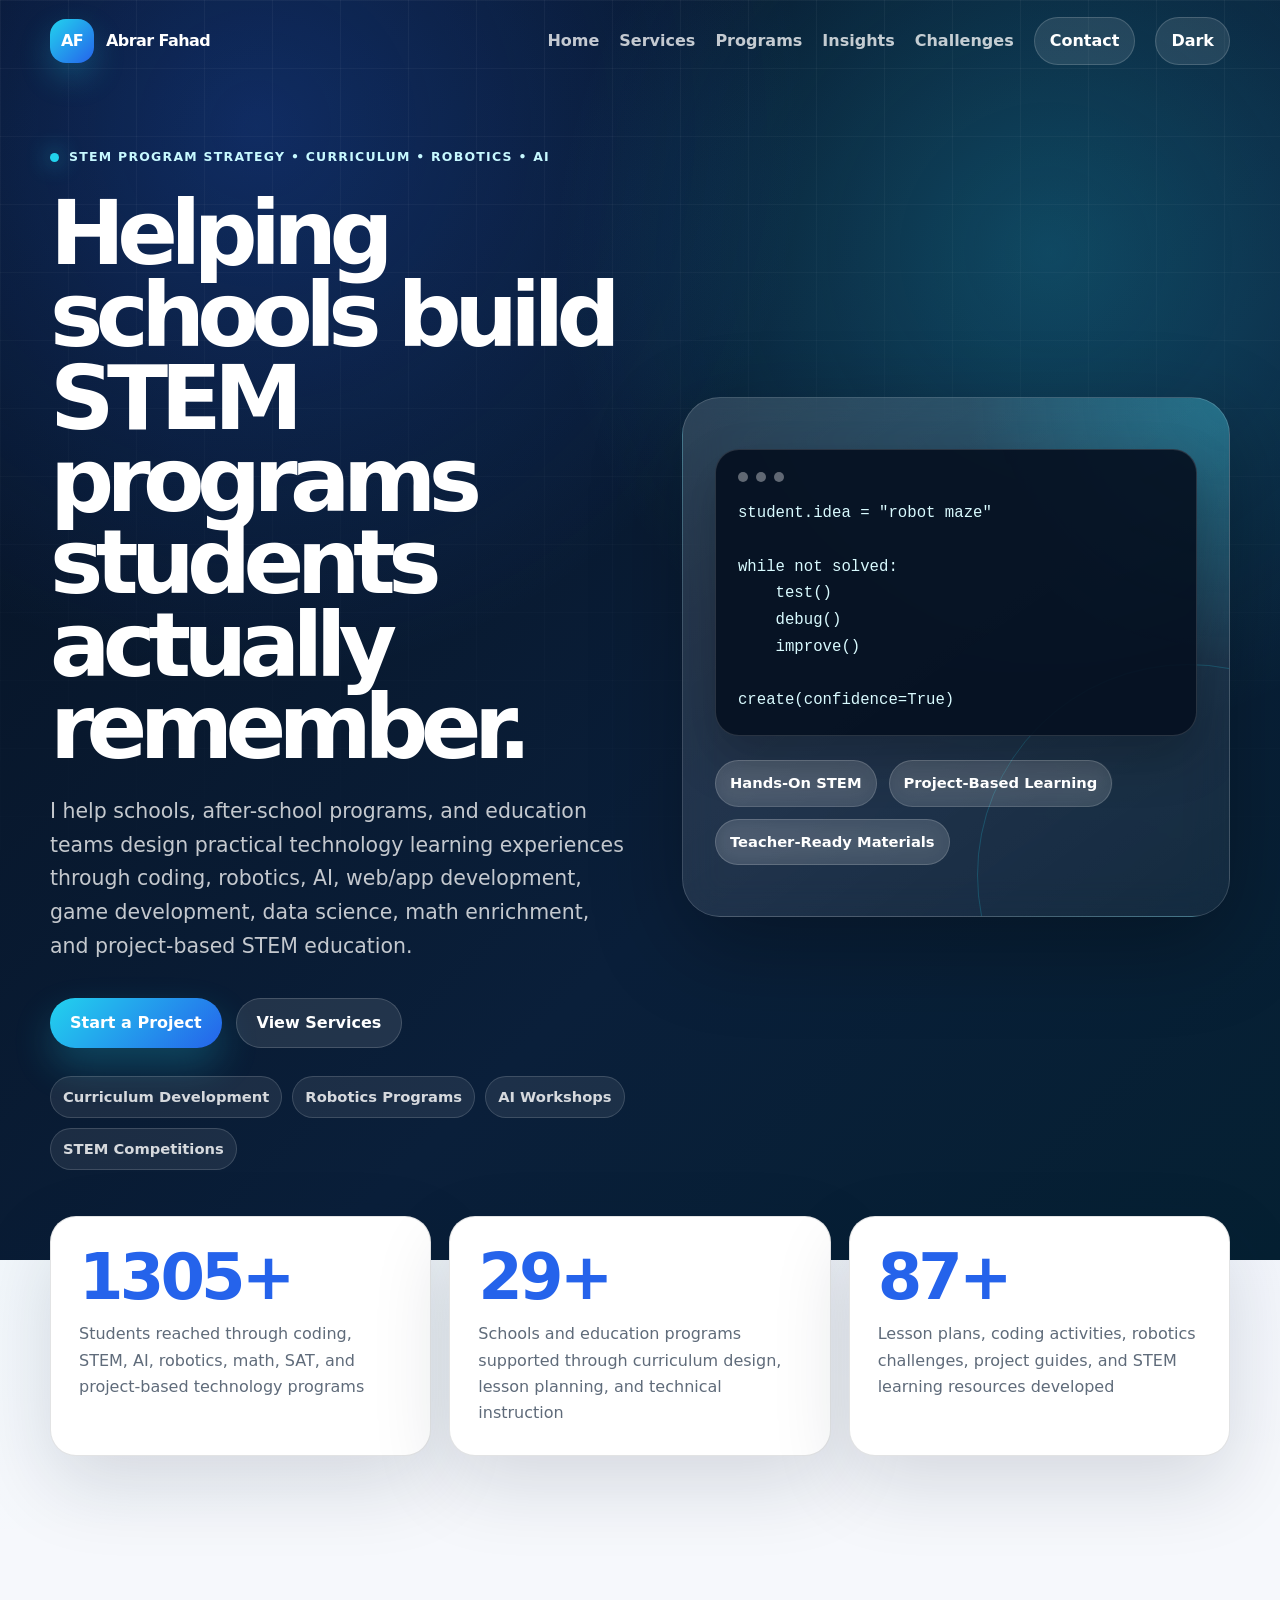
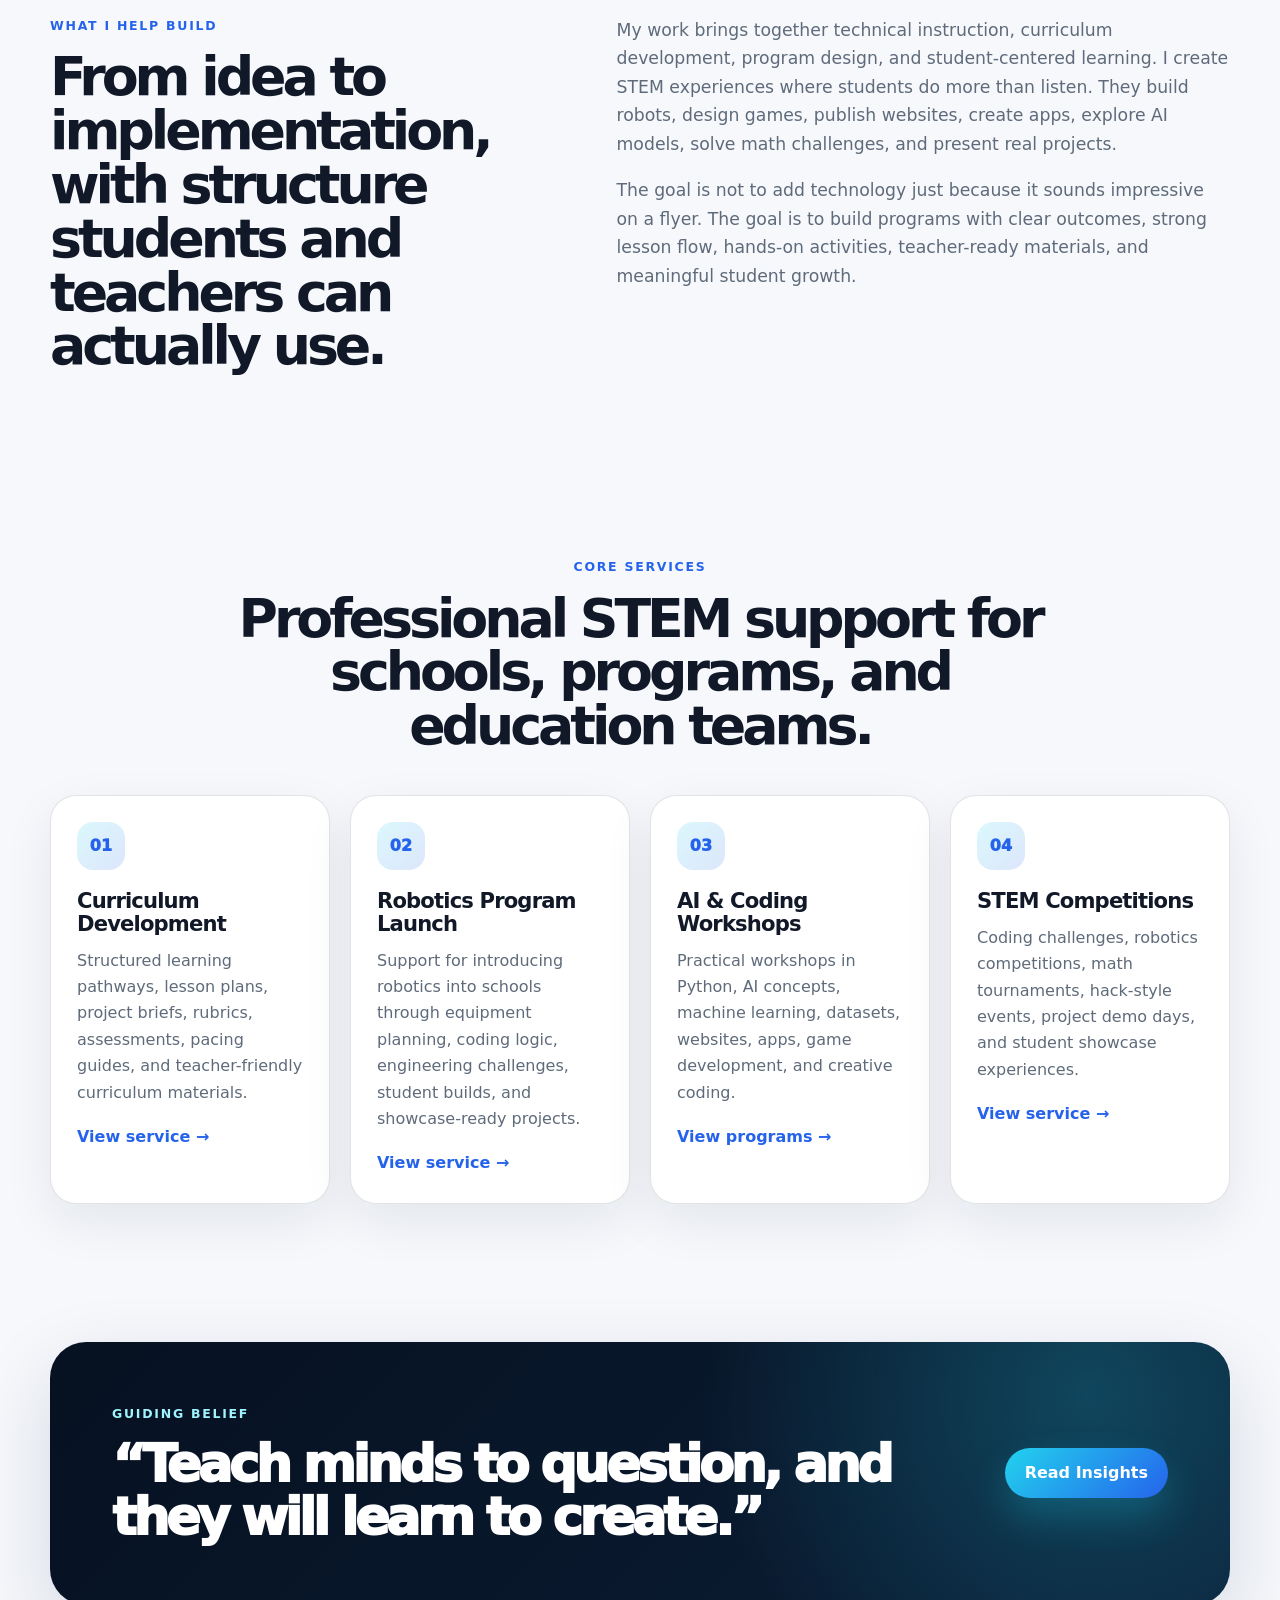
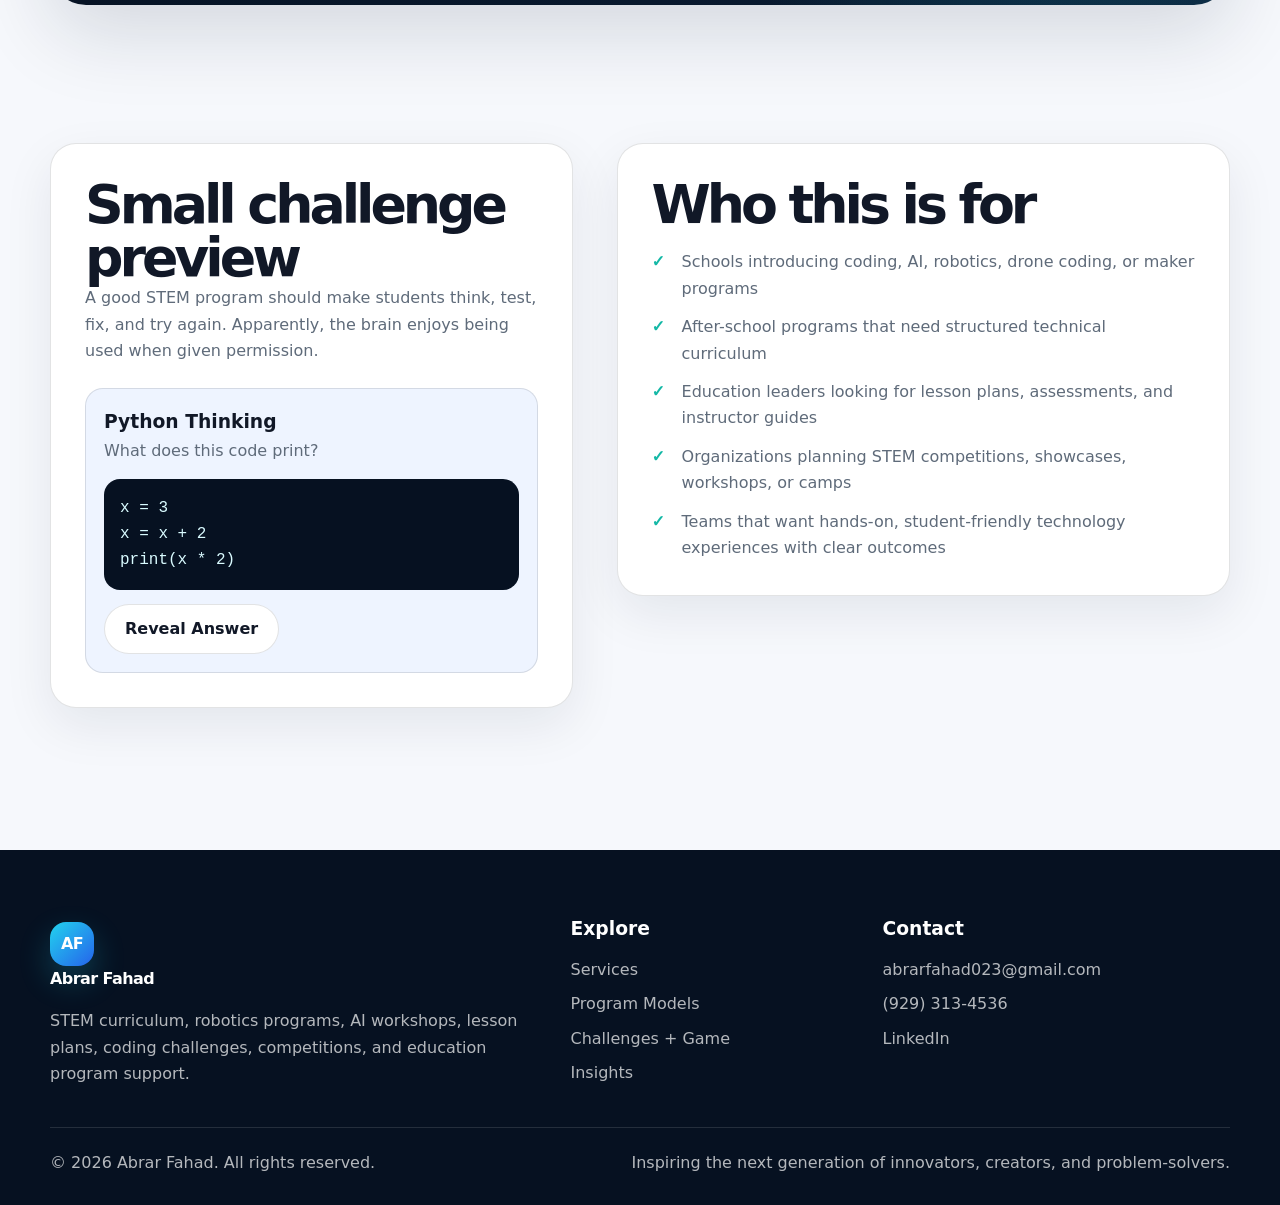
<file: index.html>
<!DOCTYPE html>
<html lang="en">
<head>
  <meta charset="UTF-8" />
  <meta name="viewport" content="width=device-width, initial-scale=1.0" />

  <meta
    name="description"
    content="Professional STEM, coding, AI, robotics, curriculum development, lesson planning, competition hosting, and education program services by Abrar Fahad."
  />

  <link rel="stylesheet" href="styles.css" />
  <script defer src="main.js"></script>

  <title>Abrar Fahad | STEM, AI, Robotics & Curriculum Development Services</title>
</head>

<body>
  <header class="hero-shell">
    <nav class="nav" aria-label="Main navigation">
      <a class="brand" href="index.html" aria-label="Abrar Fahad home">
        <span>AF</span>
        <strong>Abrar Fahad</strong>
      </a>

      <button class="menu" id="menuBtn" aria-label="Open menu" type="button">
        <i></i>
        <i></i>
        <i></i>
      </button>

      <div class="links" id="navLinks">
        <a href="index.html">Home</a>
        <a href="services.html">Services</a>
        <a href="programs.html">Programs</a>
        <a href="resources.html">Insights</a>
        <a href="challenges.html">Challenges</a>
        <a class="pill" href="contact.html">Contact</a>
        <button id="themeBtn" class="theme" type="button">Dark</button>
      </div>
    </nav>

    <section class="hero">
      <div class="hero-text reveal">
        <p class="eyebrow">STEM Program Strategy • Curriculum • Robotics • AI</p>

        <h1>Helping schools build STEM programs students actually remember.</h1>

        <p>
          I help schools, after-school programs, and education teams design practical technology learning experiences
          through coding, robotics, AI, web/app development, game development, data science, math enrichment, and
          project-based STEM education.
        </p>

        <div class="actions">
          <a class="btn primary" href="contact.html">Start a Project</a>
          <a class="btn secondary" href="services.html">View Services</a>
        </div>

        <div class="badges" aria-label="Core service areas">
          <span>Curriculum Development</span>
          <span>Robotics Programs</span>
          <span>AI Workshops</span>
          <span>STEM Competitions</span>
        </div>
      </div>

      <div class="hero-card reveal" aria-label="Coding education visual">
        <div class="code-window">
          <div class="dots" aria-hidden="true">
            <b></b>
            <b></b>
            <b></b>
          </div>

          <pre><code>student.idea = "robot maze"

while not solved:
    test()
    debug()
    improve()

create(confidence=True)</code></pre>
        </div>

        <div class="hero-tags">
          <span>Hands-On STEM</span>
          <span>Project-Based Learning</span>
          <span>Teacher-Ready Materials</span>
        </div>
      </div>
    </section>
  </header>

  <main>
    <section class="metrics" aria-label="Professional impact metrics">
      <div class="metric reveal">
        <strong data-count="2000">0</strong>
        <span>
          Students reached through coding, STEM, AI, robotics, math, SAT, and project-based technology programs
        </span>
      </div>

      <div class="metric reveal">
        <strong data-count="35">0</strong>
        <span>
          Schools and education programs supported through curriculum design, lesson planning, and technical instruction
        </span>
      </div>

      <div class="metric reveal">
        <strong data-count="100">0</strong>
        <span>
          Lesson plans, coding activities, robotics challenges, project guides, and STEM learning resources developed
        </span>
      </div>
    </section>

    <section class="section split">
      <div class="section-head reveal">
        <p class="label">What I help build</p>
        <h2>From idea to implementation, with structure students and teachers can actually use.</h2>
      </div>

      <div class="copy reveal">
        <p>
          My work brings together technical instruction, curriculum development, program design, and student-centered
          learning. I create STEM experiences where students do more than listen. They build robots, design games,
          publish websites, create apps, explore AI models, solve math challenges, and present real projects.
        </p>

        <p>
          The goal is not to add technology just because it sounds impressive on a flyer. The goal is to build programs
          with clear outcomes, strong lesson flow, hands-on activities, teacher-ready materials, and meaningful student growth.
        </p>
      </div>
    </section>

    <section class="section">
      <div class="section-head center reveal">
        <p class="label">Core services</p>
        <h2>Professional STEM support for schools, programs, and education teams.</h2>
      </div>

      <div class="card-grid four">
        <article class="card reveal">
          <span class="num">01</span>
          <h3>Curriculum Development</h3>
          <p>
            Structured learning pathways, lesson plans, project briefs, rubrics, assessments, pacing guides,
            and teacher-friendly curriculum materials.
          </p>
          <a href="services.html#curriculum">View service →</a>
        </article>

        <article class="card reveal">
          <span class="num">02</span>
          <h3>Robotics Program Launch</h3>
          <p>
            Support for introducing robotics into schools through equipment planning, coding logic, engineering challenges,
            student builds, and showcase-ready projects.
          </p>
          <a href="services.html#robotics">View service →</a>
        </article>

        <article class="card reveal">
          <span class="num">03</span>
          <h3>AI & Coding Workshops</h3>
          <p>
            Practical workshops in Python, AI concepts, machine learning, datasets, websites, apps,
            game development, and creative coding.
          </p>
          <a href="programs.html">View programs →</a>
        </article>

        <article class="card reveal">
          <span class="num">04</span>
          <h3>STEM Competitions</h3>
          <p>
            Coding challenges, robotics competitions, math tournaments, hack-style events, project demo days,
            and student showcase experiences.
          </p>
          <a href="services.html#competitions">View service →</a>
        </article>
      </div>
    </section>

    <section class="quote reveal">
      <div>
        <p class="label">Guiding belief</p>
        <blockquote>“Teach minds to question, and they will learn to create.”</blockquote>
      </div>

      <a class="btn primary" href="resources.html">Read Insights</a>
    </section>

    <section class="section split">
      <div class="panel reveal">
        <h2>Small challenge preview</h2>

        <p>
          A good STEM program should make students think, test, fix, and try again. Apparently, the brain enjoys
          being used when given permission.
        </p>

        <div class="mini-challenge">
          <h3>Python Thinking</h3>
          <p>What does this code print?</p>

          <pre><code>x = 3
x = x + 2
print(x * 2)</code></pre>

          <button class="btn secondary" id="previewAnswerBtn" type="button">Reveal Answer</button>

          <p id="previewAnswer" class="hidden-answer">
            It prints <strong>10</strong>.
          </p>
        </div>
      </div>

      <div class="panel reveal">
        <h2>Who this is for</h2>

        <ul class="check">
          <li>Schools introducing coding, AI, robotics, drone coding, or maker programs</li>
          <li>After-school programs that need structured technical curriculum</li>
          <li>Education leaders looking for lesson plans, assessments, and instructor guides</li>
          <li>Organizations planning STEM competitions, showcases, workshops, or camps</li>
          <li>Teams that want hands-on, student-friendly technology experiences with clear outcomes</li>
        </ul>
      </div>
    </section>
  </main>

  <footer class="footer">
    <div class="footer-grid">
      <div>
        <a class="footer-brand" href="index.html" aria-label="Abrar Fahad home">
          <span>AF</span>
          <strong>Abrar Fahad</strong>
        </a>

        <p>
          STEM curriculum, robotics programs, AI workshops, lesson plans, coding challenges,
          competitions, and education program support.
        </p>
      </div>

      <div>
        <h3>Explore</h3>
        <a href="services.html">Services</a>
        <a href="programs.html">Program Models</a>
        <a href="challenges.html">Challenges + Game</a>
        <a href="resources.html">Insights</a>
      </div>

      <div>
        <h3>Contact</h3>
        <a href="mailto:abrarfahad023@gmail.com">abrarfahad023@gmail.com</a>
        <a href="tel:+19293134536">(929) 313-4536</a>
        <a href="https://linkedin.com/in/abrar-fahad029/" target="_blank" rel="noreferrer">LinkedIn</a>
      </div>
    </div>

    <div class="footer-bottom">
      <p>© <span id="year"></span> Abrar Fahad. All rights reserved.</p>
      <p>Inspiring the next generation of innovators, creators, and problem-solvers.</p>
    </div>
  </footer>
</body>
</html>
</file>
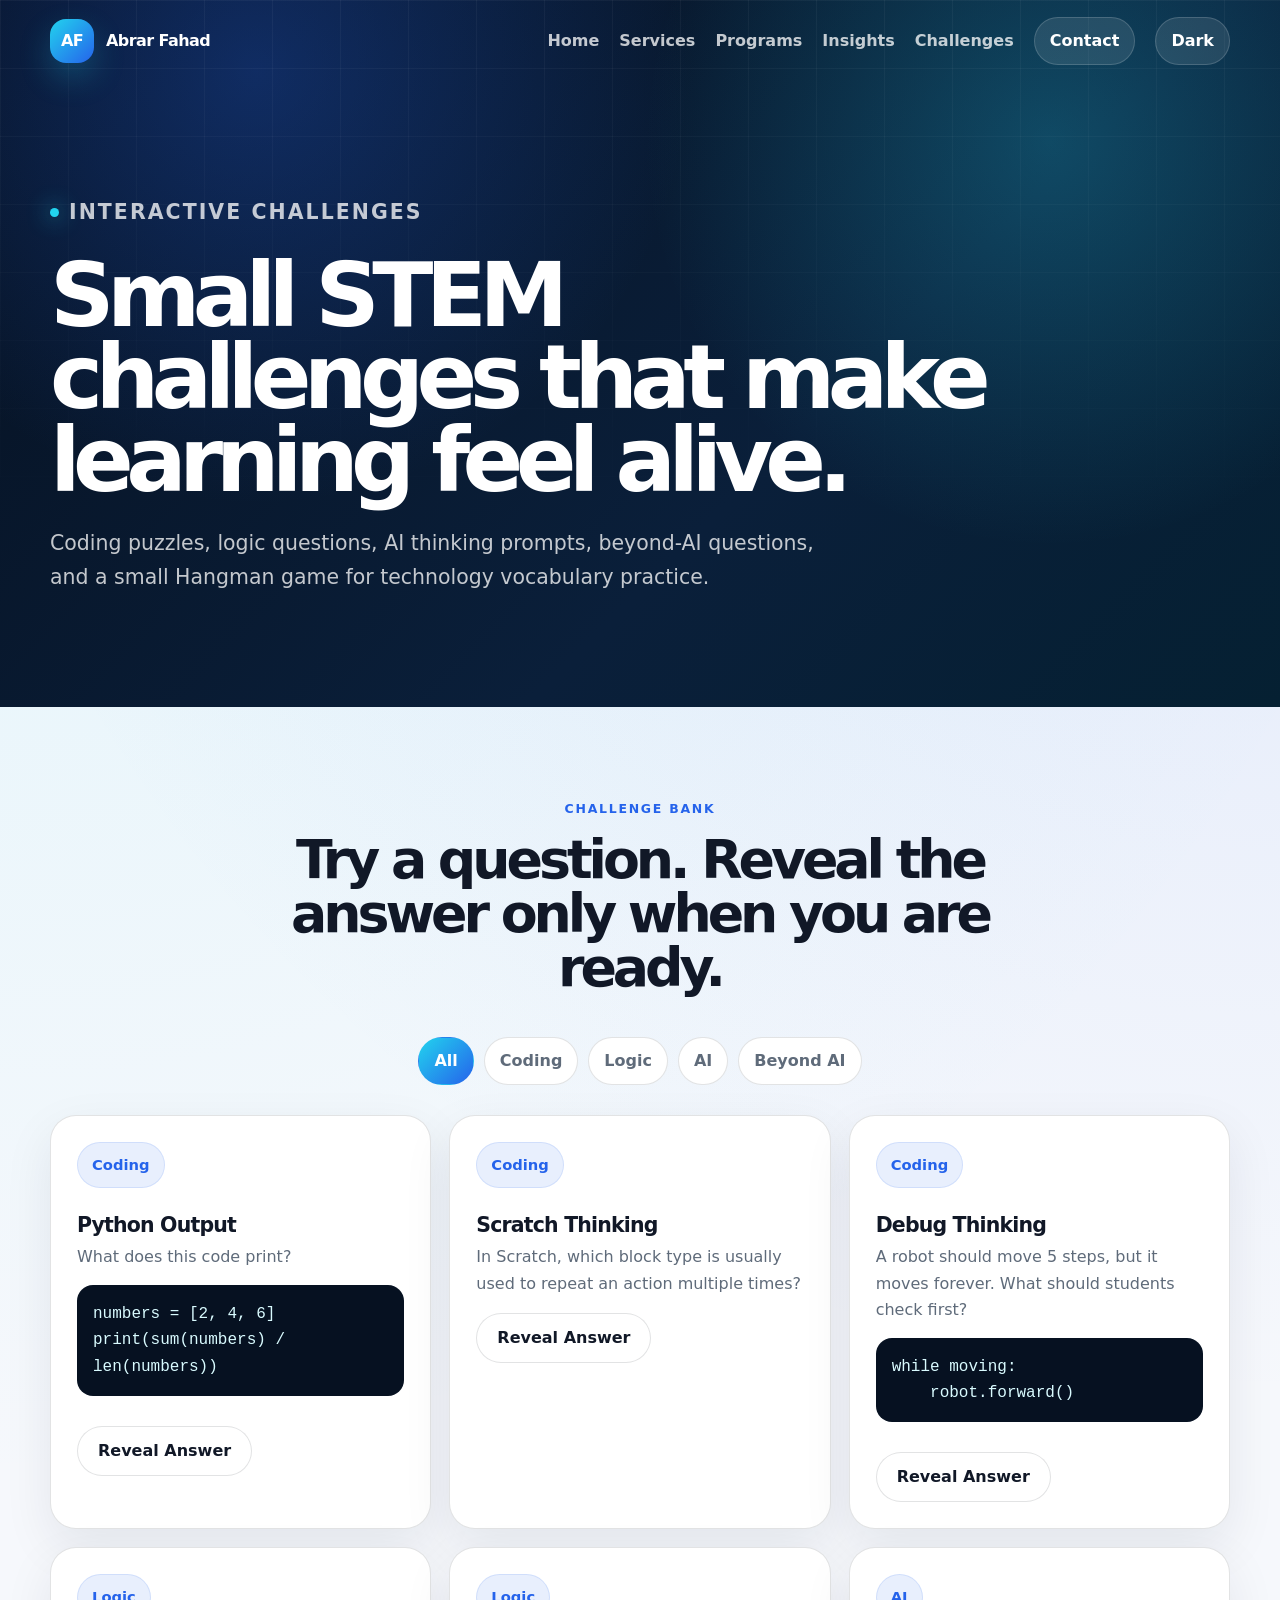
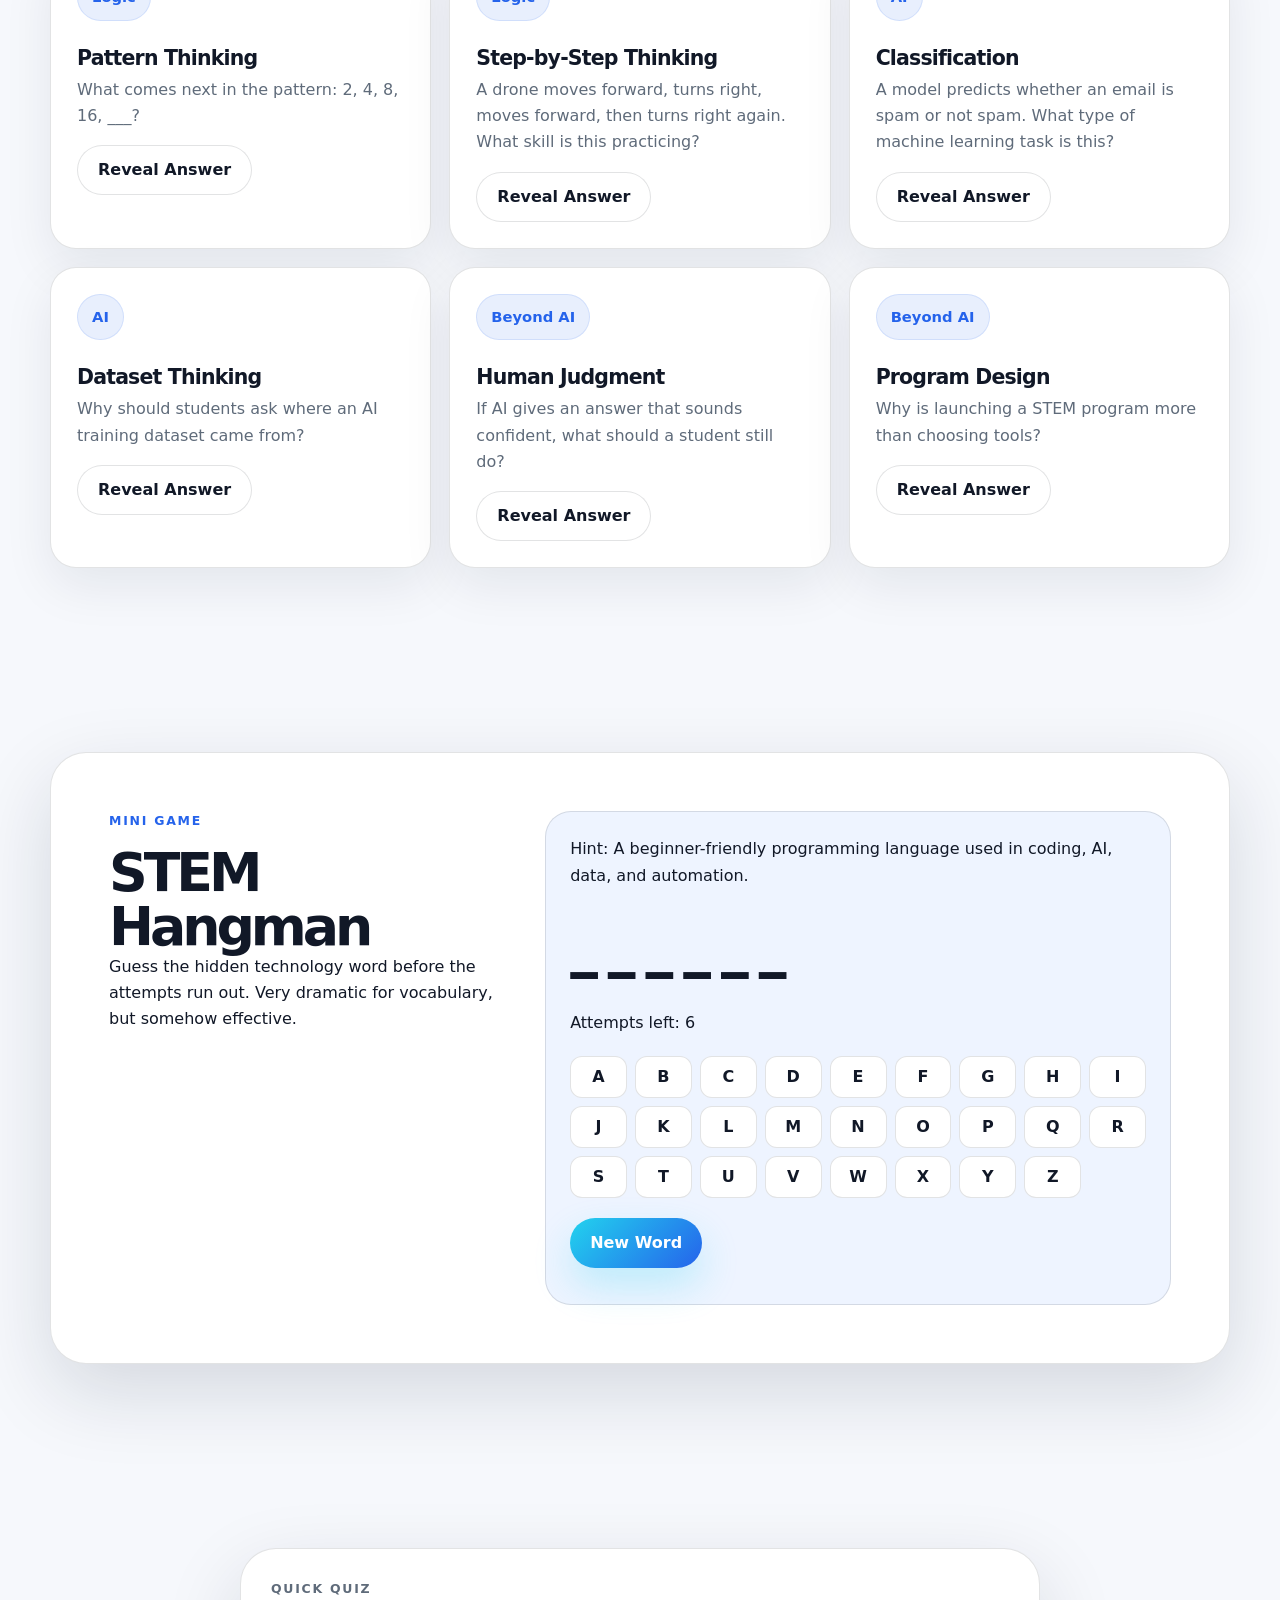
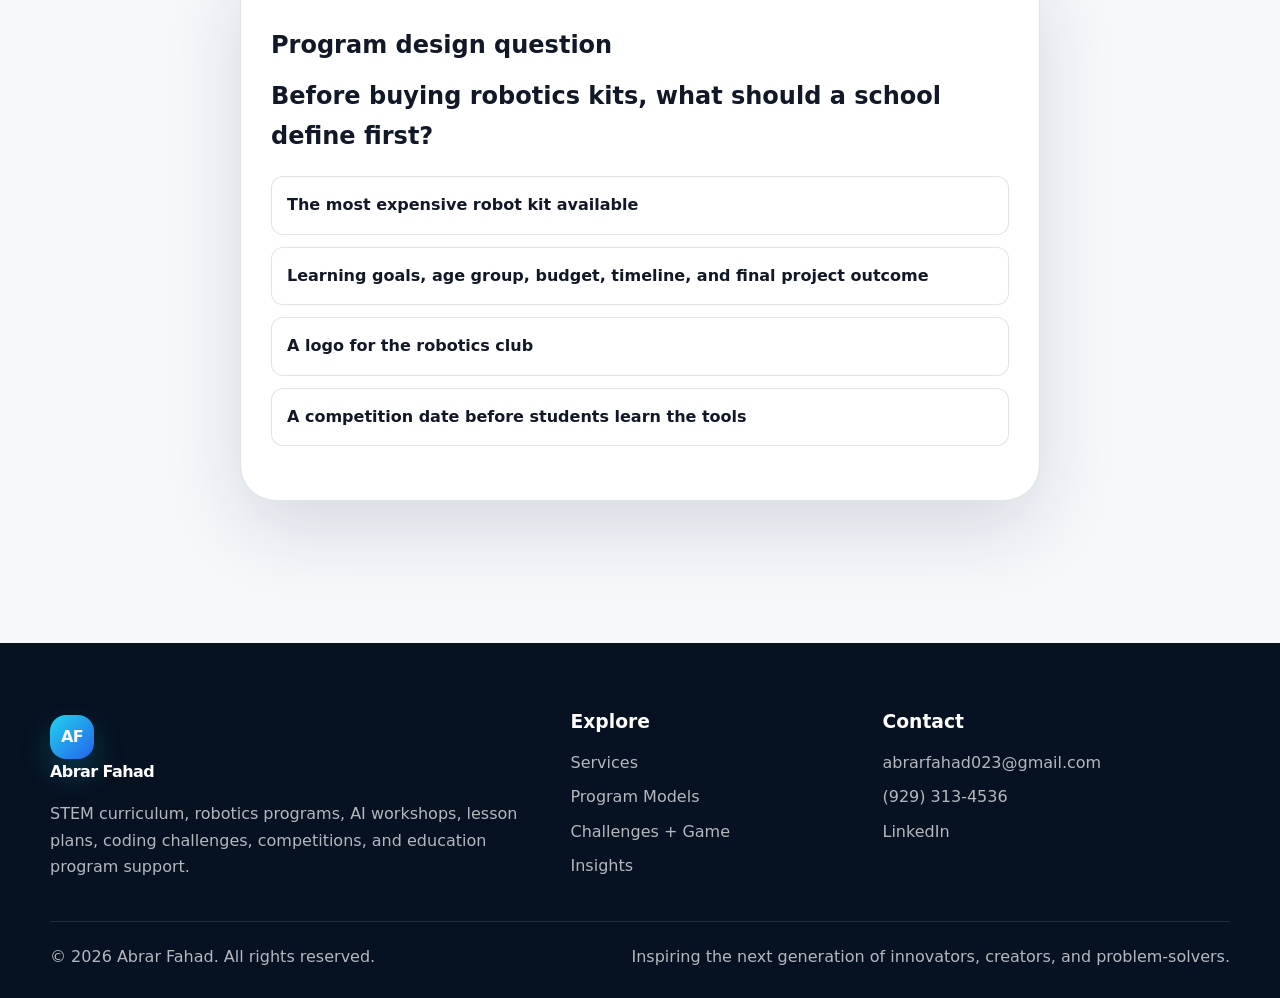
<file: challenges.html>
<!DOCTYPE html>
<html lang="en">
<head>
  <meta charset="UTF-8" />
  <meta name="viewport" content="width=device-width, initial-scale=1.0" />

  <meta
    name="description"
    content="Interactive coding, robotics, AI, STEM thinking challenges, and a Hangman mini game by Abrar Fahad."
  />

  <link rel="stylesheet" href="styles.css" />
  <script defer src="main.js"></script>
  <script defer src="challenges.js"></script>
  <script defer src="hangman.js"></script>

  <title>Challenges & Games | Abrar Fahad</title>
</head>

<body>
  <header class="inner">
    <nav class="nav" aria-label="Main navigation">
      <a class="brand" href="index.html" aria-label="Abrar Fahad home">
        <span>AF</span>
        <strong>Abrar Fahad</strong>
      </a>

      <button class="menu" id="menuBtn" aria-label="Open menu" type="button">
        <i></i>
        <i></i>
        <i></i>
      </button>

      <div class="links" id="navLinks">
        <a href="index.html">Home</a>
        <a href="services.html">Services</a>
        <a href="programs.html">Programs</a>
        <a href="resources.html">Insights</a>
        <a href="challenges.html">Challenges</a>
        <a class="pill" href="contact.html">Contact</a>
        <button id="themeBtn" class="theme" type="button">Dark</button>
      </div>
    </nav>

    <section class="page-title reveal">
      <p class="eyebrow">Interactive Challenges</p>
      <h1>Small STEM challenges that make learning feel alive.</h1>
      <p>
        Coding puzzles, logic questions, AI thinking prompts, beyond-AI questions,
        and a small Hangman game for technology vocabulary practice.
      </p>
    </section>
  </header>

  <main>
    <section class="section">
      <div class="section-head center reveal">
        <p class="label">Challenge Bank</p>
        <h2>Try a question. Reveal the answer only when you are ready.</h2>
      </div>

      <div class="filters reveal" aria-label="Challenge category filters">
        <button class="filter active" type="button" data-filter="all">All</button>
        <button class="filter" type="button" data-filter="coding">Coding</button>
        <button class="filter" type="button" data-filter="logic">Logic</button>
        <button class="filter" type="button" data-filter="ai">AI</button>
        <button class="filter" type="button" data-filter="beyond-ai">Beyond AI</button>
      </div>

      <div class="challenge-grid" id="challengeGrid" aria-live="polite"></div>
    </section>

    <section class="section">
      <div class="game reveal">
        <div>
          <p class="label">Mini Game</p>
          <h2>STEM Hangman</h2>
          <p>
            Guess the hidden technology word before the attempts run out.
            Very dramatic for vocabulary, but somehow effective.
          </p>
        </div>

        <div class="game-box">
          <p id="hint">Hint appears here</p>
          <div class="word" id="wordDisplay" aria-label="Hidden word"></div>
          <p id="attemptsText"></p>
          <div class="letters" id="letterGrid" aria-label="Letter choices"></div>
          <button class="btn primary" id="newWordBtn" type="button">New Word</button>
          <p id="gameMessage" class="game-message"></p>
        </div>
      </div>
    </section>

    <section class="section">
      <div class="quiz reveal" id="quiz">
        <p class="label">Quick Quiz</p>
        <h2>Program design question</h2>
        <h3>Before buying robotics kits, what should a school define first?</h3>

        <button type="button" data-correct="false">The most expensive robot kit available</button>
        <button type="button" data-correct="true">Learning goals, age group, budget, timeline, and final project outcome</button>
        <button type="button" data-correct="false">A logo for the robotics club</button>
        <button type="button" data-correct="false">A competition date before students learn the tools</button>

        <p id="quizResult" class="quiz-result" aria-live="polite"></p>
      </div>
    </section>
  </main>

  <footer class="footer">
    <div class="footer-grid">
      <div>
        <a class="footer-brand" href="index.html" aria-label="Abrar Fahad home">
          <span>AF</span>
          <strong>Abrar Fahad</strong>
        </a>

        <p>
          STEM curriculum, robotics programs, AI workshops, lesson plans,
          coding challenges, competitions, and education program support.
        </p>
      </div>

      <div>
        <h3>Explore</h3>
        <a href="services.html">Services</a>
        <a href="programs.html">Program Models</a>
        <a href="challenges.html">Challenges + Game</a>
        <a href="resources.html">Insights</a>
      </div>

      <div>
        <h3>Contact</h3>
        <a href="mailto:abrarfahad023@gmail.com">abrarfahad023@gmail.com</a>
        <a href="tel:+19293134536">(929) 313-4536</a>
        <a href="https://linkedin.com/in/abrar-fahad029/" target="_blank" rel="noreferrer">LinkedIn</a>
      </div>
    </div>

    <div class="footer-bottom">
      <p>© <span id="year"></span> Abrar Fahad. All rights reserved.</p>
      <p>Inspiring the next generation of innovators, creators, and problem-solvers.</p>
    </div>
  </footer>
</body>
</html>
</file>
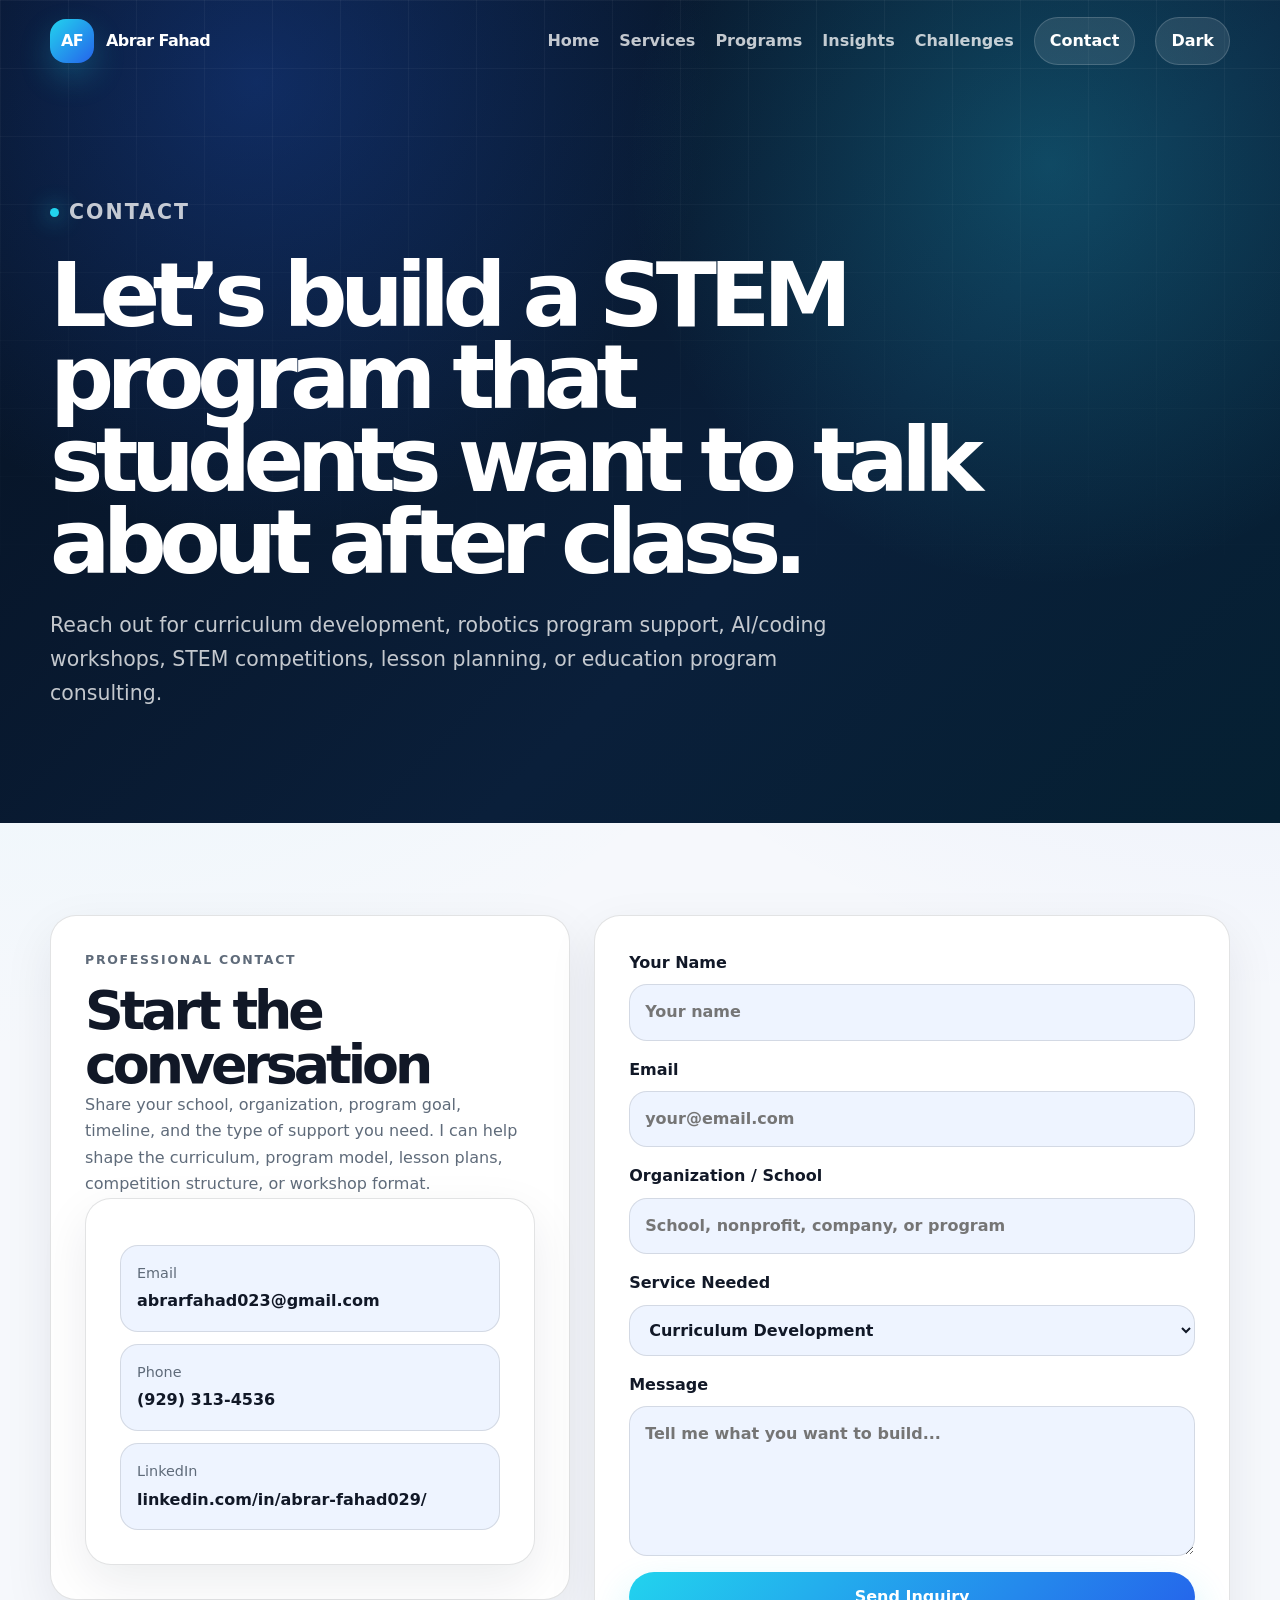
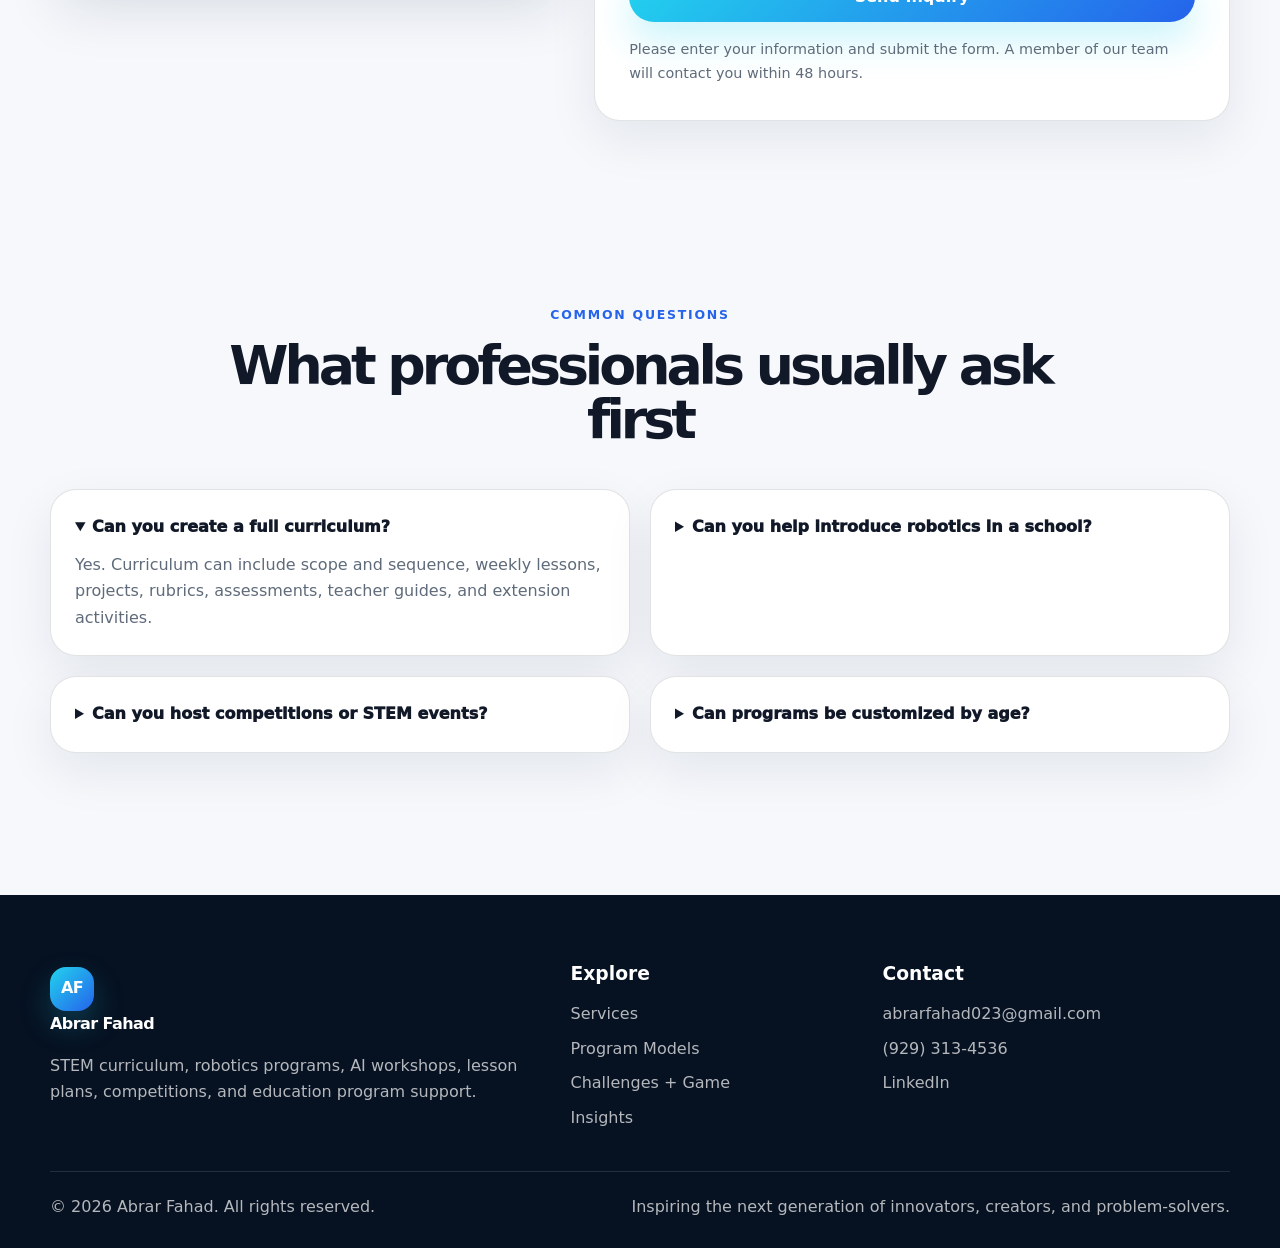
<file: contact.html>
<!DOCTYPE html>
<html lang="en">
<head>
  
<meta charset="UTF-8" />
<meta name="viewport" content="width=device-width, initial-scale=1.0" />
<meta name="description" content="Professional STEM, coding, AI, robotics, curriculum development, and education program services by Abrar Fahad." />
<link rel="stylesheet" href="styles.css" />
<script defer src="main.js"></script>

  
  <title>Contact | Abrar Fahad</title>
</head>
<body>

<header class="inner">
  
<nav class="nav">
  <a class="brand" href="index.html"><span>AF</span><strong>Abrar Fahad</strong></a>
  <button class="menu" id="menuBtn" aria-label="Open menu"><i></i><i></i><i></i></button>
  <div class="links" id="navLinks">
    <a href="index.html">Home</a>
    <a href="services.html">Services</a>
    <a href="programs.html">Programs</a>
    <a href="resources.html">Insights</a>
    <a href="challenges.html">Challenges</a>
    <a class="pill" href="contact.html">Contact</a>
    <button id="themeBtn" class="theme" type="button">Dark</button>
  </div>
</nav>

  <section class="page-title reveal">
    <p class="eyebrow">Contact</p>
    <h1>Let’s build a STEM program that students want to talk about after class.</h1>
    <p>Reach out for curriculum development, robotics program support, AI/coding workshops, STEM competitions, lesson planning, or education program consulting.</p>
  </section>
</header>

<main>
  <section class="section contact-grid">
    <div class="panel reveal">
      <p class="label">Professional contact</p>
      <h2>Start the conversation</h2>
      <p>Share your school, organization, program goal, timeline, and the type of support you need. I can help shape the curriculum, program model, lesson plans, competition structure, or workshop format.</p>
      <div class="contact-links">
        <a href="mailto:abrarfahad023@gmail.com"><span>Email</span><strong>abrarfahad023@gmail.com</strong></a>
        <a href="tel:+19293134536"><span>Phone</span><strong>(929) 313-4536</strong></a>
        <a href="https://linkedin.com/in/abrar-fahad029/" target="_blank" rel="noreferrer"><span>LinkedIn</span><strong>linkedin.com/in/abrar-fahad029/</strong></a>
      </div>
    </div>

    <form class="contact-form reveal" action="mailto:abrarfahad023@gmail.com" method="post" enctype="text/plain">
      <label>Your Name<input type="text" name="name" placeholder="Your name" required></label>
      <label>Email<input type="email" name="email" placeholder="your@email.com" required></label>
      <label>Organization / School<input type="text" name="organization" placeholder="School, nonprofit, company, or program"></label>
      <label>Service Needed
        <select name="service">
          <option>Curriculum Development</option>
          <option>Robotics Program Introduction</option>
          <option>AI / Coding Workshop</option>
          <option>STEM Competition or Showcase</option>
          <option>Lesson Plans and Instructor Guides</option>
          <option>Program Consulting</option>
        </select>
      </label>
      <label>Message<textarea name="message" placeholder="Tell me what you want to build..." required></textarea></label>
      <button class="btn primary" type="submit">Send Inquiry</button>
      <p class="small">Please enter your information and submit the form. A member of our team will contact you within 48 hours.</p>
    </form>
  </section>

  <section class="section">
    <div class="section-head center reveal"><p class="label">Common questions</p><h2>What professionals usually ask first</h2></div>
    <div class="faq-grid">
      <details open class="reveal"><summary>Can you create a full curriculum?</summary><p>Yes. Curriculum can include scope and sequence, weekly lessons, projects, rubrics, assessments, teacher guides, and extension activities.</p></details>
      <details class="reveal"><summary>Can you help introduce robotics in a school?</summary><p>Yes. Support can include kit planning, lesson design, activities, competition formats, student group structure, and instructor guidance.</p></details>
      <details class="reveal"><summary>Can you host competitions or STEM events?</summary><p>Yes. Events can include robotics challenges, coding competitions, hack-style project events, AI idea pitches, and student showcases.</p></details>
      <details class="reveal"><summary>Can programs be customized by age?</summary><p>Yes. Lessons can be adjusted for elementary, middle school, high school, beginner, intermediate, and advanced learners.</p></details>
    </div>
  </section>
</main>

<footer class="footer">
  <div class="footer-grid">
    <div>
      <a class="footer-brand" href="index.html"><span>AF</span><strong>Abrar Fahad</strong></a>
      <p>STEM curriculum, robotics programs, AI workshops, lesson plans, competitions, and education program support.</p>
    </div>
    <div>
      <h3>Explore</h3>
      <a href="services.html">Services</a>
      <a href="programs.html">Program Models</a>
      <a href="challenges.html">Challenges + Game</a>
      <a href="resources.html">Insights</a>
    </div>
    <div>
      <h3>Contact</h3>
      <a href="mailto:abrarfahad023@gmail.com">abrarfahad023@gmail.com</a>
      <a href="tel:+19293134536">(929) 313-4536</a>
      <a href="https://linkedin.com/in/abrar-fahad029/" target="_blank" rel="noreferrer">LinkedIn</a>
    </div>
  </div>
  <div class="footer-bottom">
    <p>© <span id="year"></span> Abrar Fahad. All rights reserved.</p>
    <p>Inspiring the next generation of innovators, creators, and problem-solvers.</p>
  </div>
</footer>


</body>
</html>
</file>
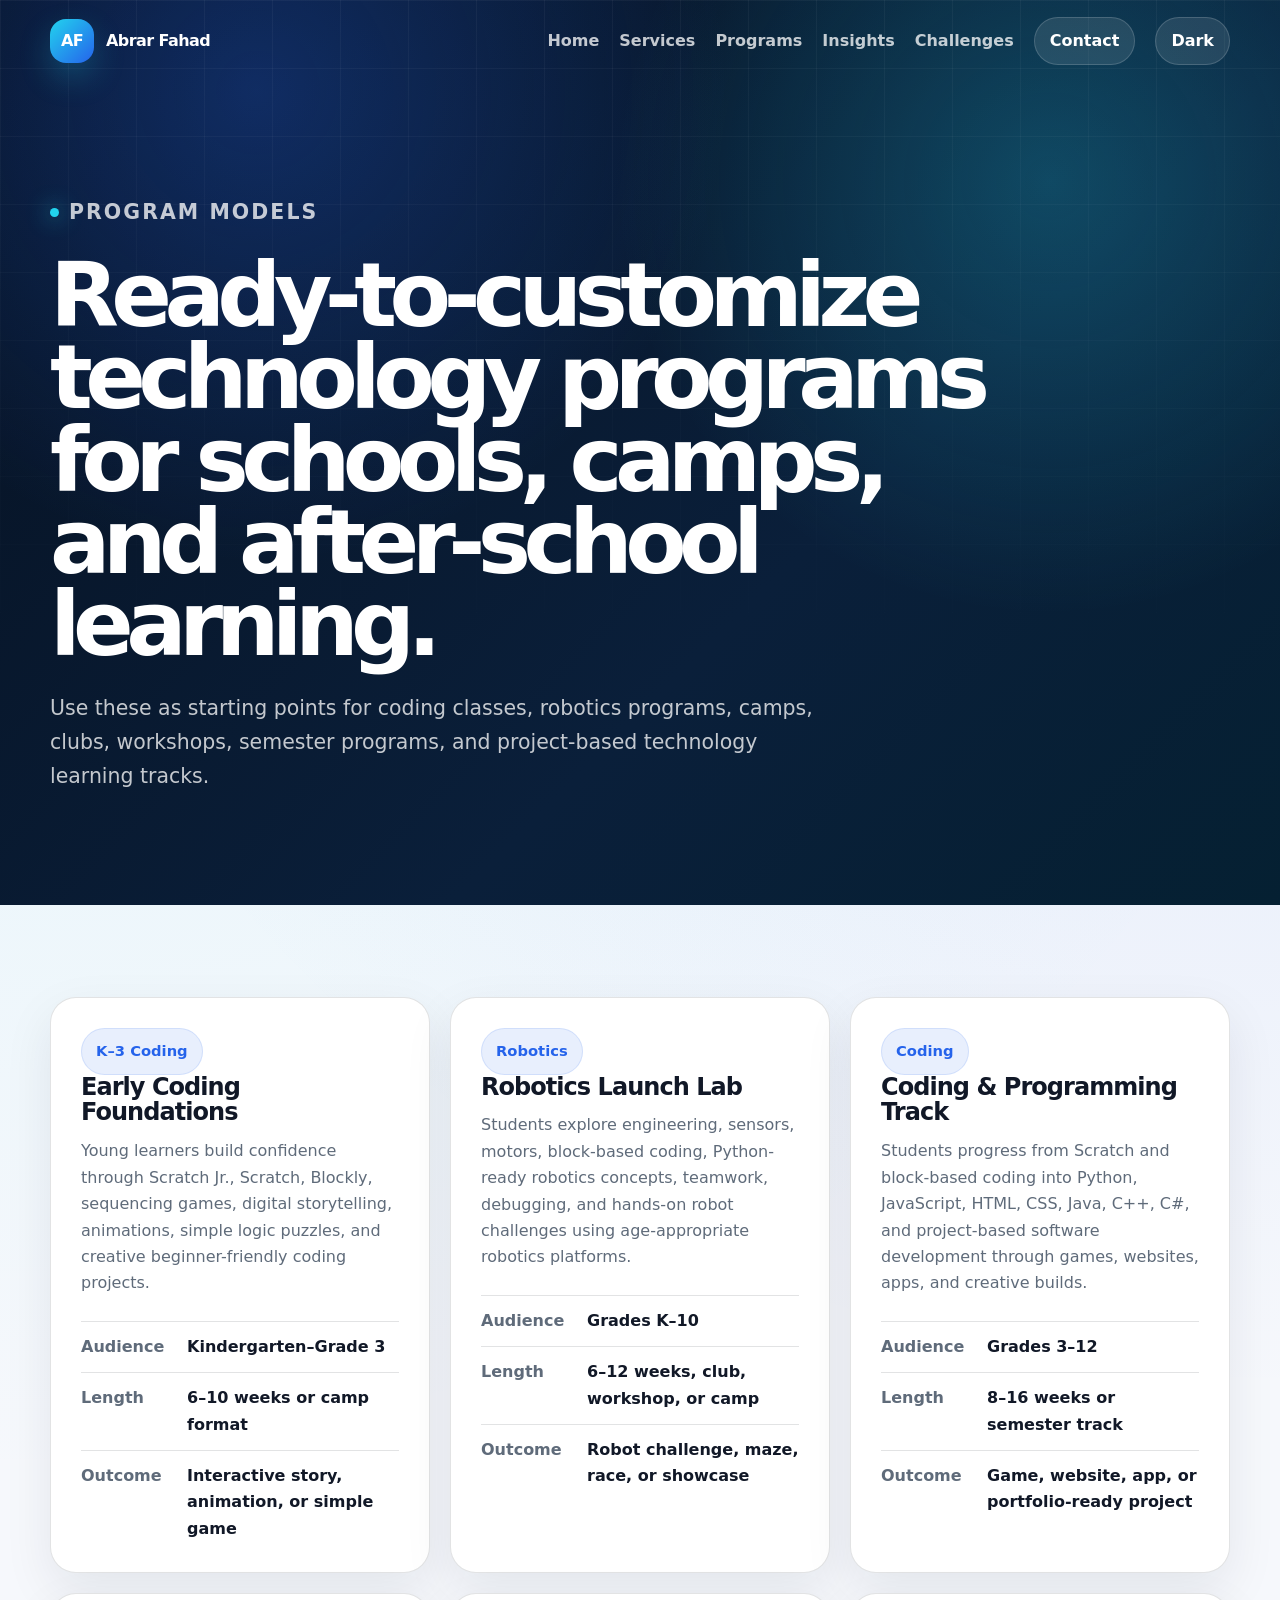
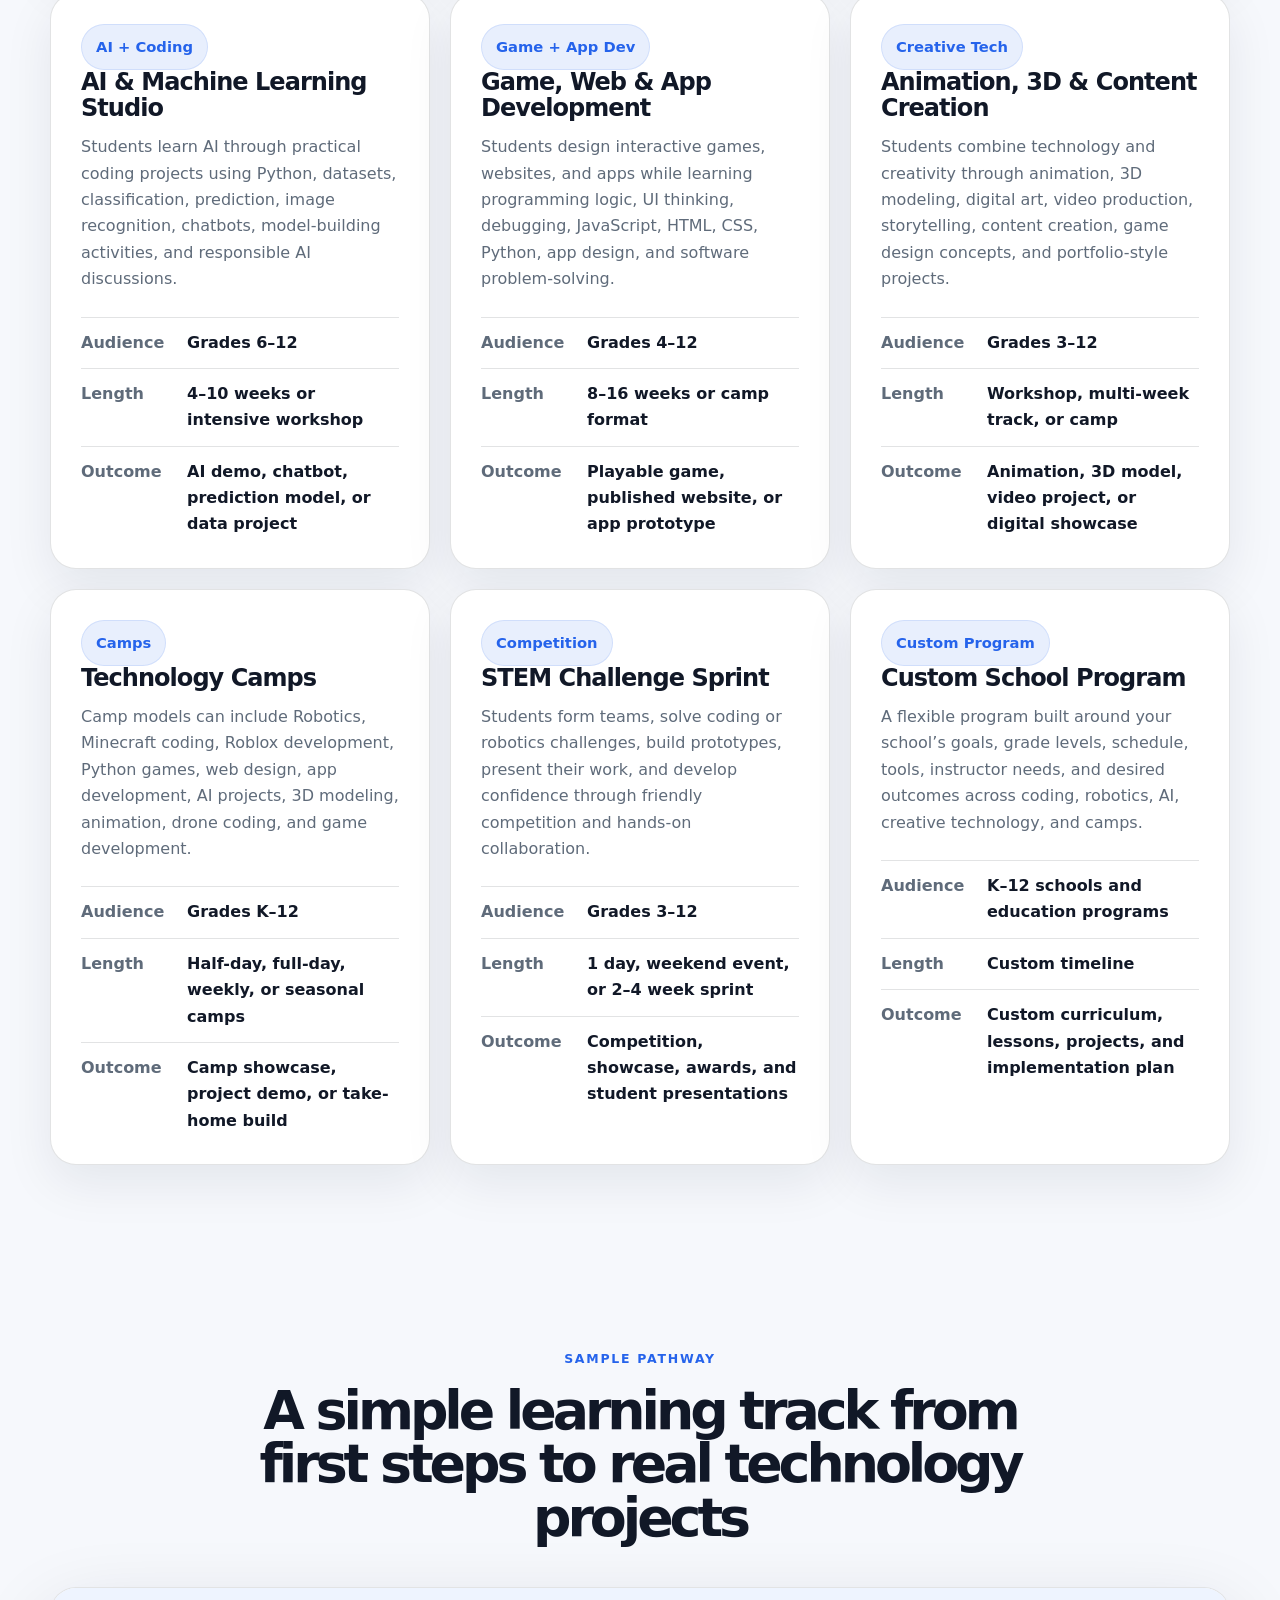
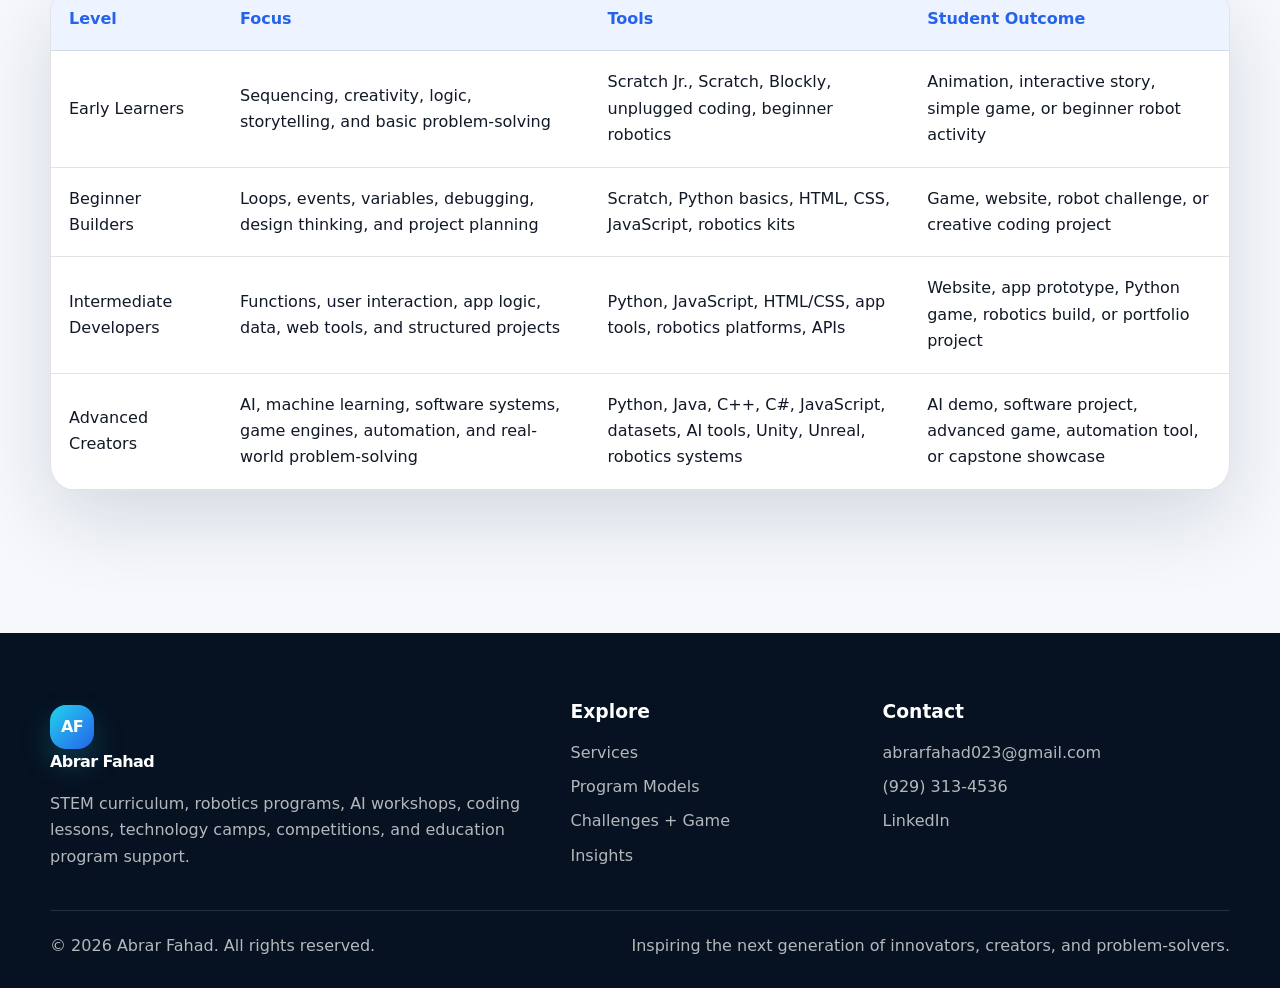
<file: programs.html>
<!DOCTYPE html>
<html lang="en">
<head>
  <meta charset="UTF-8" />
  <meta name="viewport" content="width=device-width, initial-scale=1.0" />
  <meta name="description" content="Professional STEM, coding, AI, robotics, curriculum development, and education program services by Abrar Fahad." />
  <link rel="stylesheet" href="styles.css" />
  <script defer src="main.js"></script>

  <title>Programs | Abrar Fahad</title>
</head>

<body>
<header class="inner">
  <nav class="nav">
    <a class="brand" href="index.html"><span>AF</span><strong>Abrar Fahad</strong></a>

    <button class="menu" id="menuBtn" aria-label="Open menu" type="button">
      <i></i>
      <i></i>
      <i></i>
    </button>

    <div class="links" id="navLinks">
      <a href="index.html">Home</a>
      <a href="services.html">Services</a>
      <a href="programs.html">Programs</a>
      <a href="resources.html">Insights</a>
      <a href="challenges.html">Challenges</a>
      <a class="pill" href="contact.html">Contact</a>
      <button id="themeBtn" class="theme" type="button">Dark</button>
    </div>
  </nav>

  <section class="page-title reveal">
    <p class="eyebrow">Program Models</p>
    <h1>Ready-to-customize technology programs for schools, camps, and after-school learning.</h1>
    <p>
      Use these as starting points for coding classes, robotics programs, camps, clubs, workshops,
      semester programs, and project-based technology learning tracks.
    </p>
  </section>
</header>

<main>
  <section class="section card-grid three">
    <article class="program reveal">
      <span class="tag">K–3 Coding</span>
      <h2>Early Coding Foundations</h2>
      <p>
        Young learners build confidence through Scratch Jr., Scratch, Blockly, sequencing games,
        digital storytelling, animations, simple logic puzzles, and creative beginner-friendly coding projects.
      </p>

      <dl>
        <div><dt>Audience</dt><dd>Kindergarten–Grade 3</dd></div>
        <div><dt>Length</dt><dd>6–10 weeks or camp format</dd></div>
        <div><dt>Outcome</dt><dd>Interactive story, animation, or simple game</dd></div>
      </dl>
    </article>

    <article class="program reveal">
      <span class="tag">Robotics</span>
      <h2>Robotics Launch Lab</h2>
      <p>
        Students explore engineering, sensors, motors, block-based coding, Python-ready robotics concepts,
        teamwork, debugging, and hands-on robot challenges using age-appropriate robotics platforms.
      </p>

      <dl>
        <div><dt>Audience</dt><dd>Grades K–10</dd></div>
        <div><dt>Length</dt><dd>6–12 weeks, club, workshop, or camp</dd></div>
        <div><dt>Outcome</dt><dd>Robot challenge, maze, race, or showcase</dd></div>
      </dl>
    </article>

    <article class="program reveal">
      <span class="tag">Coding</span>
      <h2>Coding & Programming Track</h2>
      <p>
        Students progress from Scratch and block-based coding into Python, JavaScript, HTML, CSS,
        Java, C++, C#, and project-based software development through games, websites, apps, and creative builds.
      </p>

      <dl>
        <div><dt>Audience</dt><dd>Grades 3–12</dd></div>
        <div><dt>Length</dt><dd>8–16 weeks or semester track</dd></div>
        <div><dt>Outcome</dt><dd>Game, website, app, or portfolio-ready project</dd></div>
      </dl>
    </article>

    <article class="program reveal">
      <span class="tag">AI + Coding</span>
      <h2>AI & Machine Learning Studio</h2>
      <p>
        Students learn AI through practical coding projects using Python, datasets, classification,
        prediction, image recognition, chatbots, model-building activities, and responsible AI discussions.
      </p>

      <dl>
        <div><dt>Audience</dt><dd>Grades 6–12</dd></div>
        <div><dt>Length</dt><dd>4–10 weeks or intensive workshop</dd></div>
        <div><dt>Outcome</dt><dd>AI demo, chatbot, prediction model, or data project</dd></div>
      </dl>
    </article>

    <article class="program reveal">
      <span class="tag">Game + App Dev</span>
      <h2>Game, Web & App Development</h2>
      <p>
        Students design interactive games, websites, and apps while learning programming logic,
        UI thinking, debugging, JavaScript, HTML, CSS, Python, app design, and software problem-solving.
      </p>

      <dl>
        <div><dt>Audience</dt><dd>Grades 4–12</dd></div>
        <div><dt>Length</dt><dd>8–16 weeks or camp format</dd></div>
        <div><dt>Outcome</dt><dd>Playable game, published website, or app prototype</dd></div>
      </dl>
    </article>

    <article class="program reveal">
      <span class="tag">Creative Tech</span>
      <h2>Animation, 3D & Content Creation</h2>
      <p>
        Students combine technology and creativity through animation, 3D modeling, digital art,
        video production, storytelling, content creation, game design concepts, and portfolio-style projects.
      </p>

      <dl>
        <div><dt>Audience</dt><dd>Grades 3–12</dd></div>
        <div><dt>Length</dt><dd>Workshop, multi-week track, or camp</dd></div>
        <div><dt>Outcome</dt><dd>Animation, 3D model, video project, or digital showcase</dd></div>
      </dl>
    </article>

    <article class="program reveal">
      <span class="tag">Camps</span>
      <h2>Technology Camps</h2>
      <p>
        Camp models can include Robotics, Minecraft coding, Roblox development, Python games,
        web design, app development, AI projects, 3D modeling, animation, drone coding, and game development.
      </p>

      <dl>
        <div><dt>Audience</dt><dd>Grades K–12</dd></div>
        <div><dt>Length</dt><dd>Half-day, full-day, weekly, or seasonal camps</dd></div>
        <div><dt>Outcome</dt><dd>Camp showcase, project demo, or take-home build</dd></div>
      </dl>
    </article>

    <article class="program reveal">
      <span class="tag">Competition</span>
      <h2>STEM Challenge Sprint</h2>
      <p>
        Students form teams, solve coding or robotics challenges, build prototypes, present their work,
        and develop confidence through friendly competition and hands-on collaboration.
      </p>

      <dl>
        <div><dt>Audience</dt><dd>Grades 3–12</dd></div>
        <div><dt>Length</dt><dd>1 day, weekend event, or 2–4 week sprint</dd></div>
        <div><dt>Outcome</dt><dd>Competition, showcase, awards, and student presentations</dd></div>
      </dl>
    </article>

    <article class="program reveal">
      <span class="tag">Custom Program</span>
      <h2>Custom School Program</h2>
      <p>
        A flexible program built around your school’s goals, grade levels, schedule, tools,
        instructor needs, and desired outcomes across coding, robotics, AI, creative technology, and camps.
      </p>

      <dl>
        <div><dt>Audience</dt><dd>K–12 schools and education programs</dd></div>
        <div><dt>Length</dt><dd>Custom timeline</dd></div>
        <div><dt>Outcome</dt><dd>Custom curriculum, lessons, projects, and implementation plan</dd></div>
      </dl>
    </article>
  </section>

  <section class="section">
    <div class="section-head center reveal">
      <p class="label">Sample pathway</p>
      <h2>A simple learning track from first steps to real technology projects</h2>
    </div>

    <div class="table-wrap reveal">
      <table>
        <thead>
          <tr>
            <th>Level</th>
            <th>Focus</th>
            <th>Tools</th>
            <th>Student Outcome</th>
          </tr>
        </thead>

        <tbody>
          <tr>
            <td>Early Learners</td>
            <td>Sequencing, creativity, logic, storytelling, and basic problem-solving</td>
            <td>Scratch Jr., Scratch, Blockly, unplugged coding, beginner robotics</td>
            <td>Animation, interactive story, simple game, or beginner robot activity</td>
          </tr>

          <tr>
            <td>Beginner Builders</td>
            <td>Loops, events, variables, debugging, design thinking, and project planning</td>
            <td>Scratch, Python basics, HTML, CSS, JavaScript, robotics kits</td>
            <td>Game, website, robot challenge, or creative coding project</td>
          </tr>

          <tr>
            <td>Intermediate Developers</td>
            <td>Functions, user interaction, app logic, data, web tools, and structured projects</td>
            <td>Python, JavaScript, HTML/CSS, app tools, robotics platforms, APIs</td>
            <td>Website, app prototype, Python game, robotics build, or portfolio project</td>
          </tr>

          <tr>
            <td>Advanced Creators</td>
            <td>AI, machine learning, software systems, game engines, automation, and real-world problem-solving</td>
            <td>Python, Java, C++, C#, JavaScript, datasets, AI tools, Unity, Unreal, robotics systems</td>
            <td>AI demo, software project, advanced game, automation tool, or capstone showcase</td>
          </tr>
        </tbody>
      </table>
    </div>
  </section>
</main>

<footer class="footer">
  <div class="footer-grid">
    <div>
      <a class="footer-brand" href="index.html"><span>AF</span><strong>Abrar Fahad</strong></a>
      <p>STEM curriculum, robotics programs, AI workshops, coding lessons, technology camps, competitions, and education program support.</p>
    </div>

    <div>
      <h3>Explore</h3>
      <a href="services.html">Services</a>
      <a href="programs.html">Program Models</a>
      <a href="challenges.html">Challenges + Game</a>
      <a href="resources.html">Insights</a>
    </div>

    <div>
      <h3>Contact</h3>
      <a href="mailto:abrarfahad023@gmail.com">abrarfahad023@gmail.com</a>
      <a href="tel:+19293134536">(929) 313-4536</a>
      <a href="https://linkedin.com/in/abrar-fahad029/" target="_blank" rel="noreferrer">LinkedIn</a>
    </div>
  </div>

  <div class="footer-bottom">
    <p>© <span id="year"></span> Abrar Fahad. All rights reserved.</p>
    <p>Inspiring the next generation of innovators, creators, and problem-solvers.</p>
  </div>
</footer>
</body>
</html>
</file>
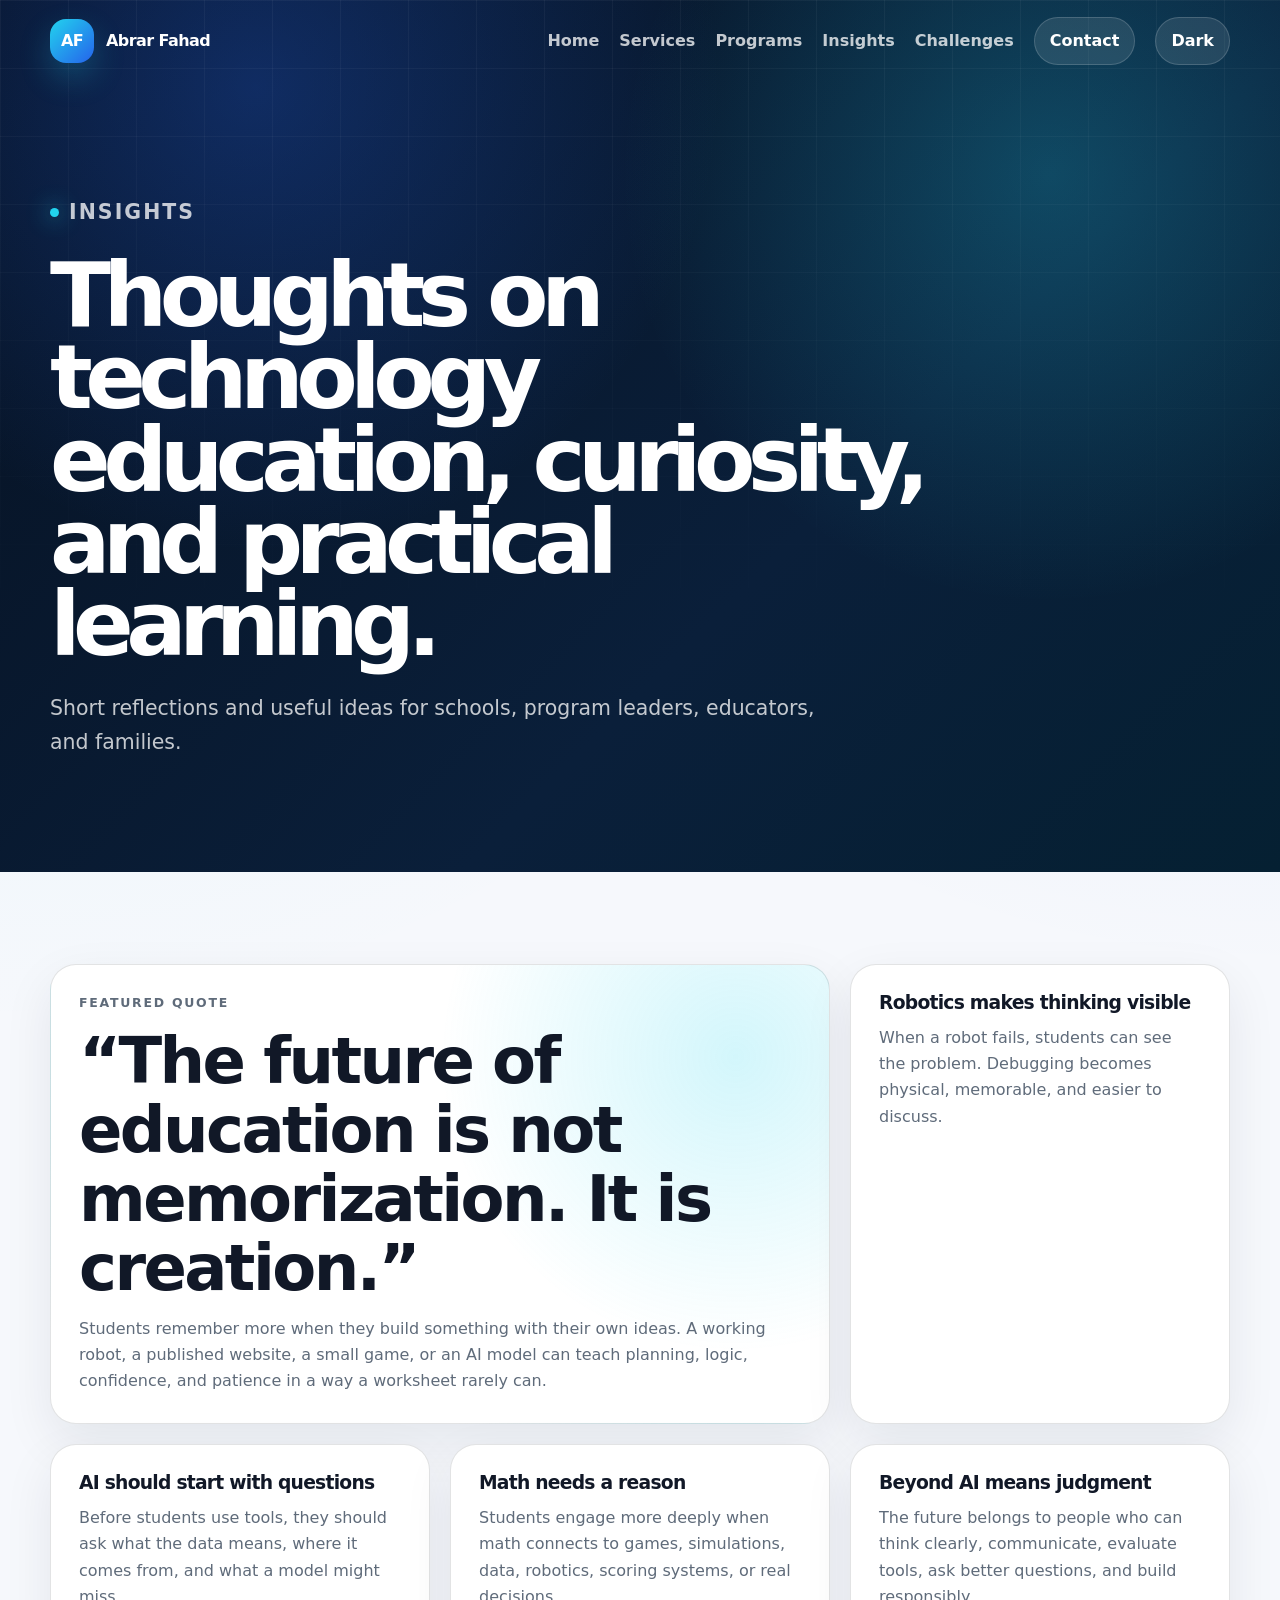
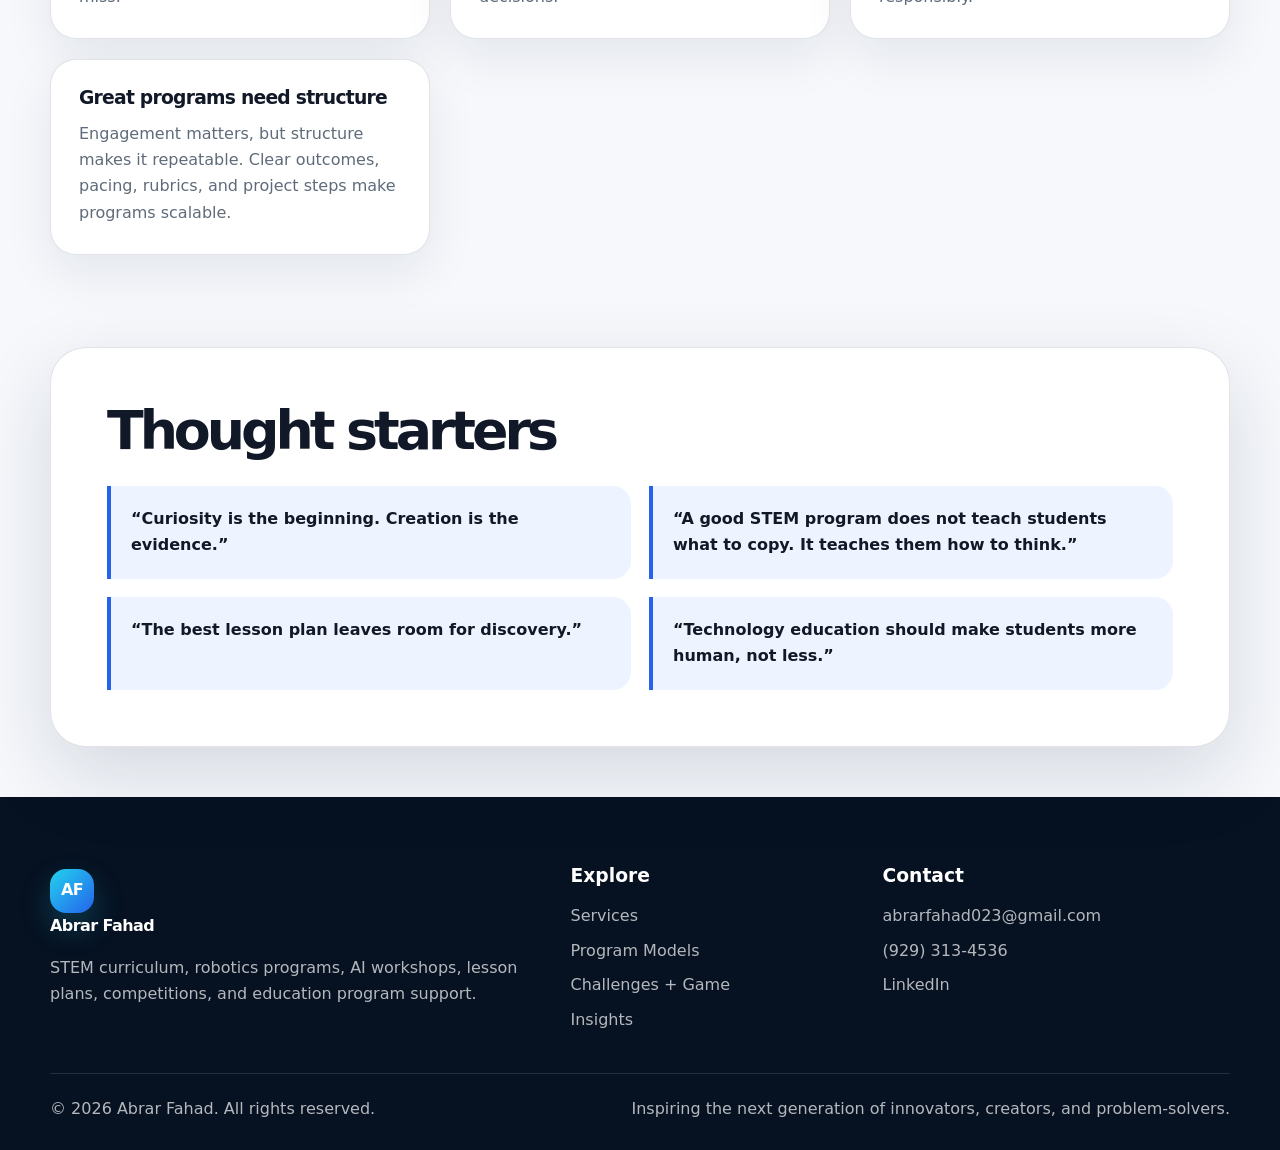
<file: resources.html>
<!DOCTYPE html>
<html lang="en">
<head>
  
<meta charset="UTF-8" />
<meta name="viewport" content="width=device-width, initial-scale=1.0" />
<meta name="description" content="Professional STEM, coding, AI, robotics, curriculum development, and education program services by Abrar Fahad." />
<link rel="stylesheet" href="styles.css" />
<script defer src="main.js"></script>

  
  <title>Insights | Abrar Fahad</title>
</head>
<body>

<header class="inner">
  
<nav class="nav">
  <a class="brand" href="index.html"><span>AF</span><strong>Abrar Fahad</strong></a>
  <button class="menu" id="menuBtn" aria-label="Open menu"><i></i><i></i><i></i></button>
  <div class="links" id="navLinks">
    <a href="index.html">Home</a>
    <a href="services.html">Services</a>
    <a href="programs.html">Programs</a>
    <a href="resources.html">Insights</a>
    <a href="challenges.html">Challenges</a>
    <a class="pill" href="contact.html">Contact</a>
    <button id="themeBtn" class="theme" type="button">Dark</button>
  </div>
</nav>

  <section class="page-title reveal">
    <p class="eyebrow">Insights</p>
    <h1>Thoughts on technology education, curiosity, and practical learning.</h1>
    <p>Short reflections and useful ideas for schools, program leaders, educators, and families.</p>
  </section>
</header>

<main>
  <section class="section card-grid three">
    <article class="insight large reveal"><p class="label">Featured quote</p><h2>“The future of education is not memorization. It is creation.”</h2><p>Students remember more when they build something with their own ideas. A working robot, a published website, a small game, or an AI model can teach planning, logic, confidence, and patience in a way a worksheet rarely can.</p></article>
    <article class="insight reveal"><h3>Robotics makes thinking visible</h3><p>When a robot fails, students can see the problem. Debugging becomes physical, memorable, and easier to discuss.</p></article>
    <article class="insight reveal"><h3>AI should start with questions</h3><p>Before students use tools, they should ask what the data means, where it comes from, and what a model might miss.</p></article>
    <article class="insight reveal"><h3>Math needs a reason</h3><p>Students engage more deeply when math connects to games, simulations, data, robotics, scoring systems, or real decisions.</p></article>
    <article class="insight reveal"><h3>Beyond AI means judgment</h3><p>The future belongs to people who can think clearly, communicate, evaluate tools, ask better questions, and build responsibly.</p></article>
    <article class="insight reveal"><h3>Great programs need structure</h3><p>Engagement matters, but structure makes it repeatable. Clear outcomes, pacing, rubrics, and project steps make programs scalable.</p></article>
  </section>

  <section class="section quote-wall reveal">
    <h2>Thought starters</h2>
    <div class="quote-list">
      <blockquote>“Curiosity is the beginning. Creation is the evidence.”</blockquote>
      <blockquote>“A good STEM program does not teach students what to copy. It teaches them how to think.”</blockquote>
      <blockquote>“The best lesson plan leaves room for discovery.”</blockquote>
      <blockquote>“Technology education should make students more human, not less.”</blockquote>
    </div>
  </section>
</main>

<footer class="footer">
  <div class="footer-grid">
    <div>
      <a class="footer-brand" href="index.html"><span>AF</span><strong>Abrar Fahad</strong></a>
      <p>STEM curriculum, robotics programs, AI workshops, lesson plans, competitions, and education program support.</p>
    </div>
    <div>
      <h3>Explore</h3>
      <a href="services.html">Services</a>
      <a href="programs.html">Program Models</a>
      <a href="challenges.html">Challenges + Game</a>
      <a href="resources.html">Insights</a>
    </div>
    <div>
      <h3>Contact</h3>
      <a href="mailto:abrarfahad023@gmail.com">abrarfahad023@gmail.com</a>
      <a href="tel:+19293134536">(929) 313-4536</a>
      <a href="https://linkedin.com/in/abrar-fahad029/" target="_blank" rel="noreferrer">LinkedIn</a>
    </div>
  </div>
  <div class="footer-bottom">
    <p>© <span id="year"></span> Abrar Fahad. All rights reserved.</p>
    <p>Inspiring the next generation of innovators, creators, and problem-solvers.</p>
  </div>
</footer>


</body>
</html>
</file>
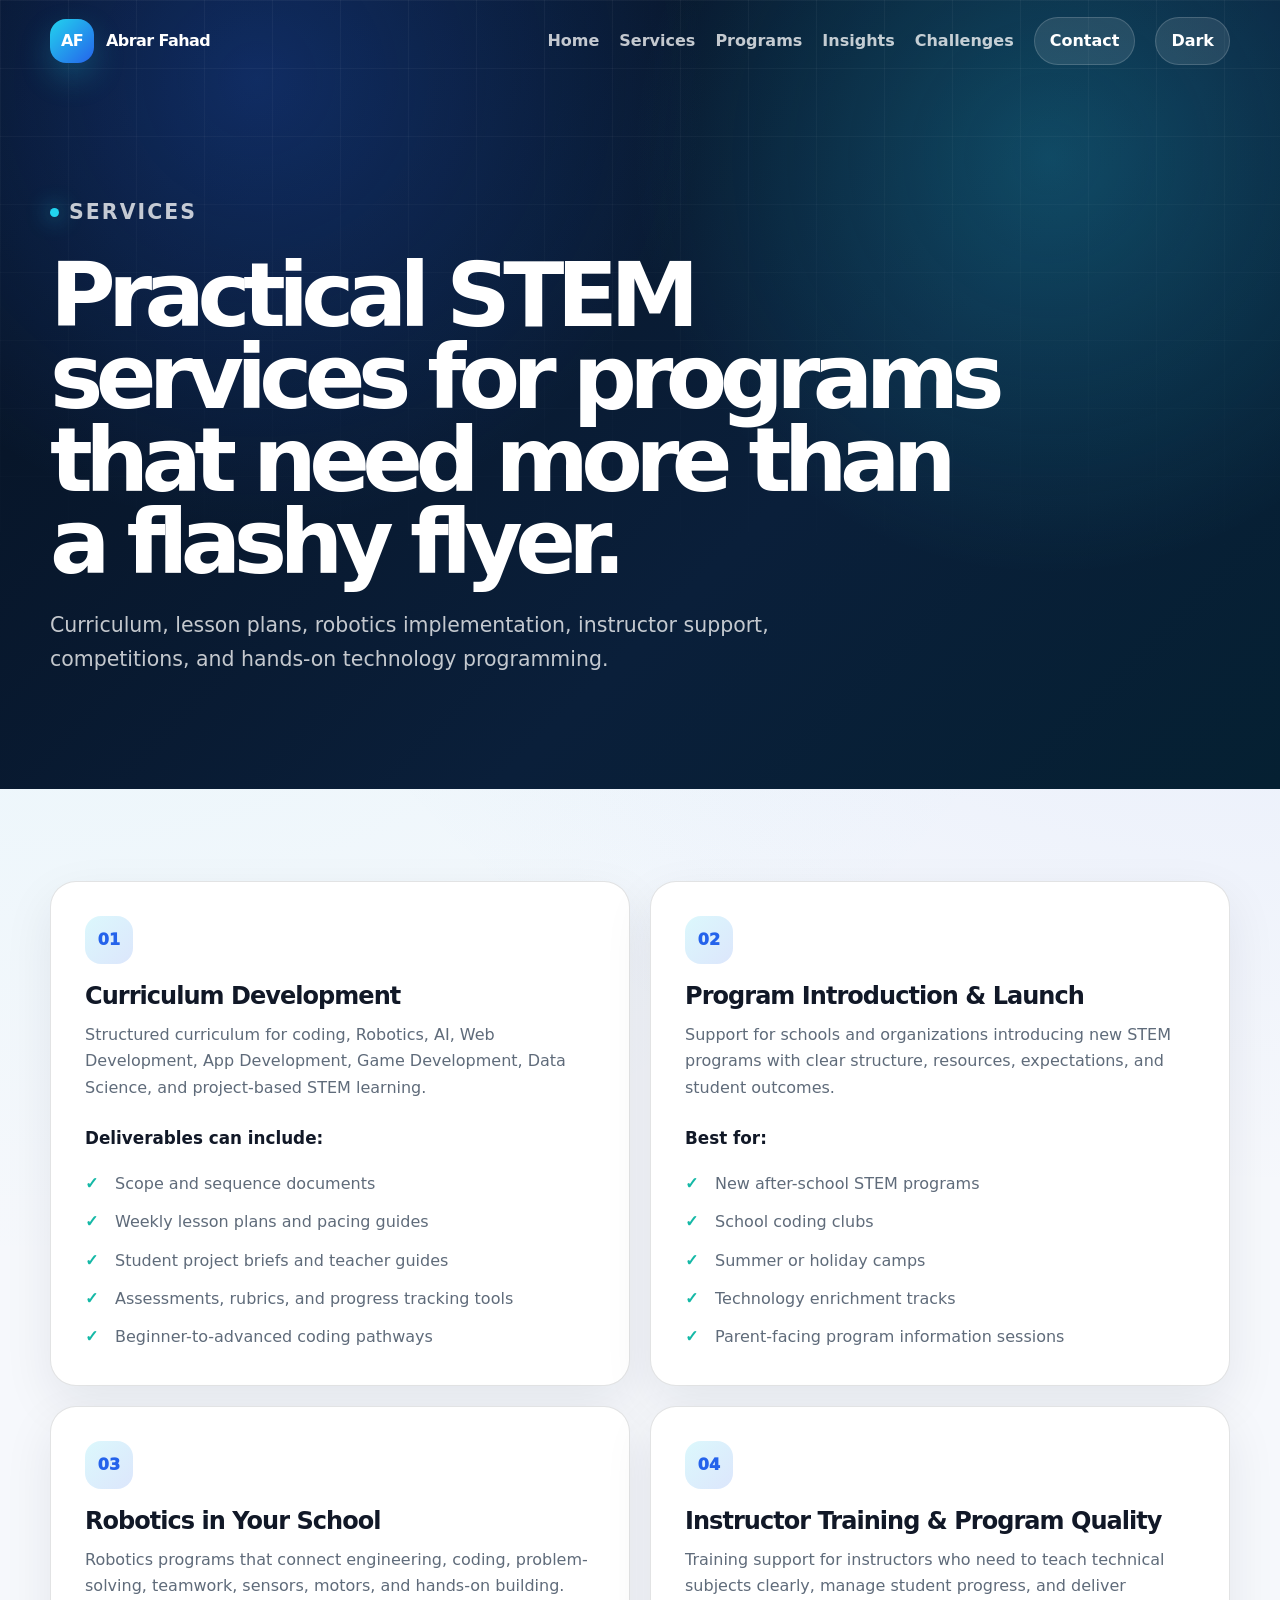
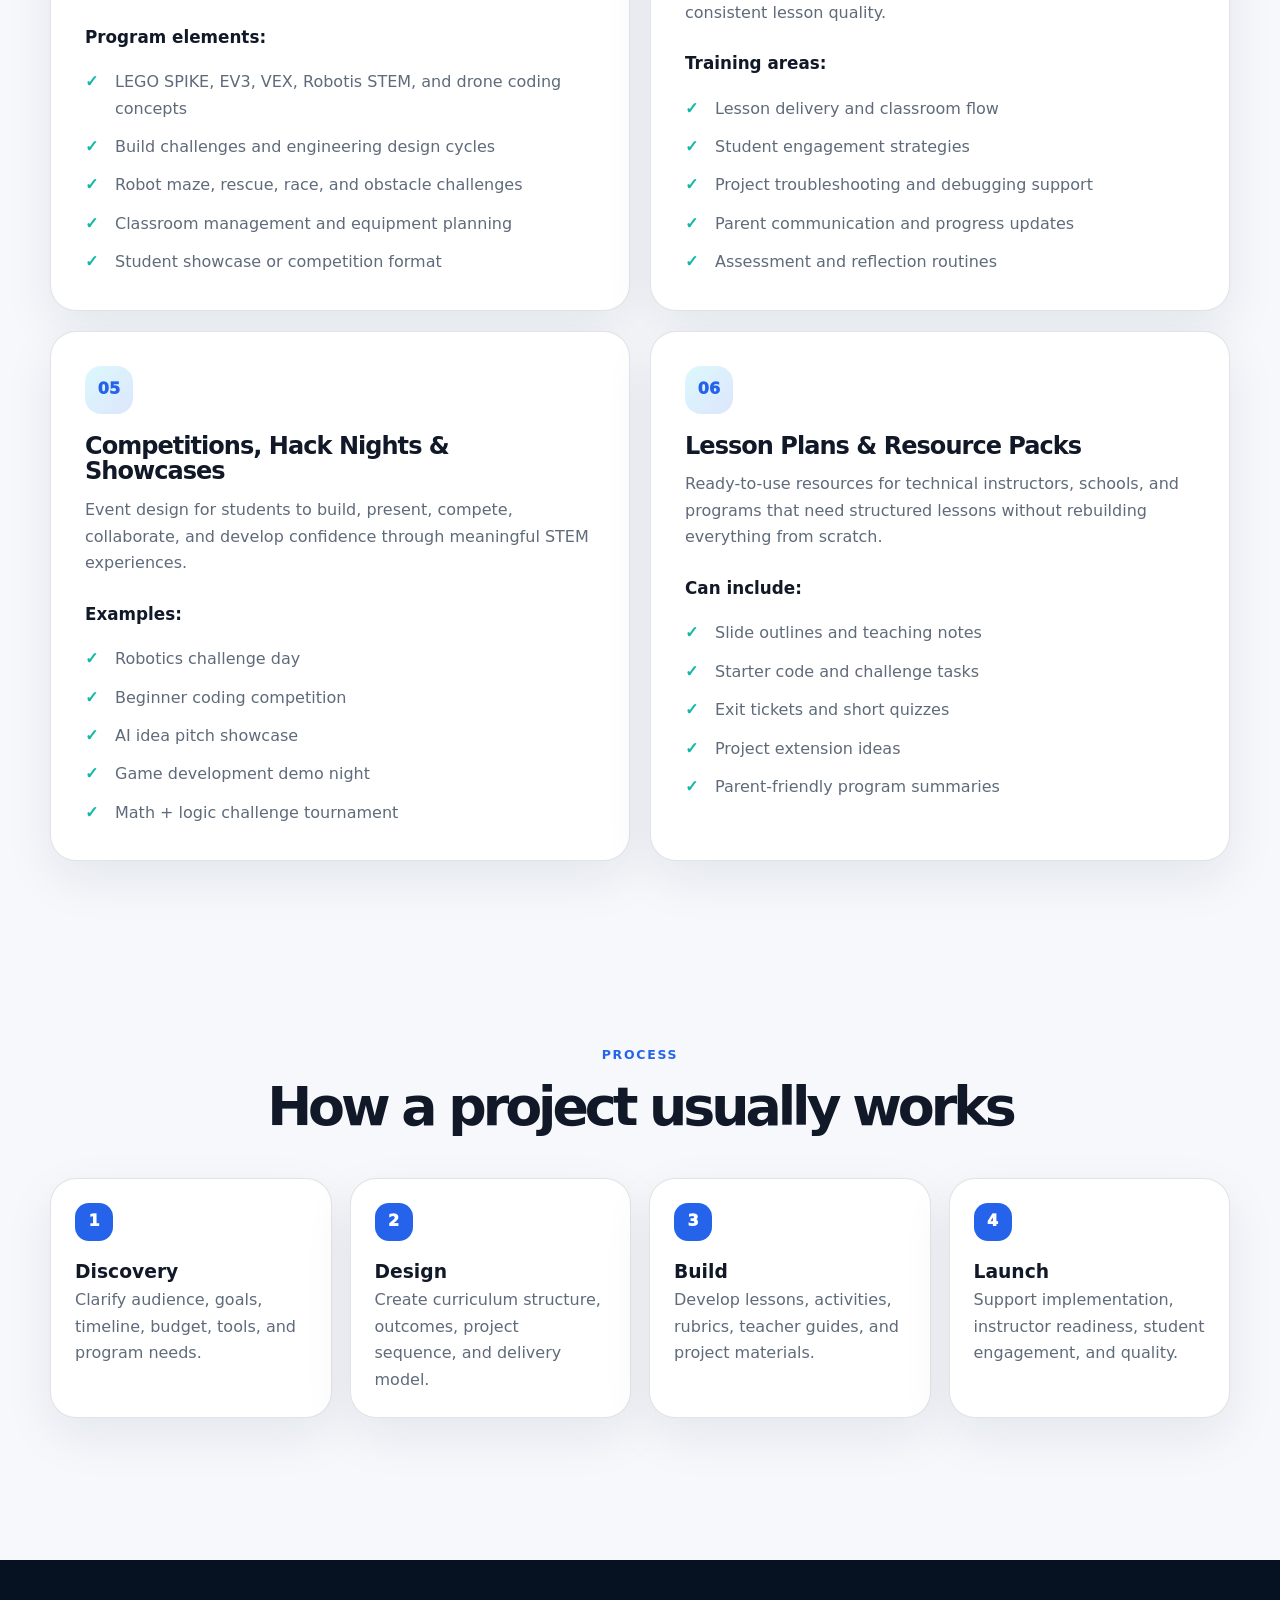
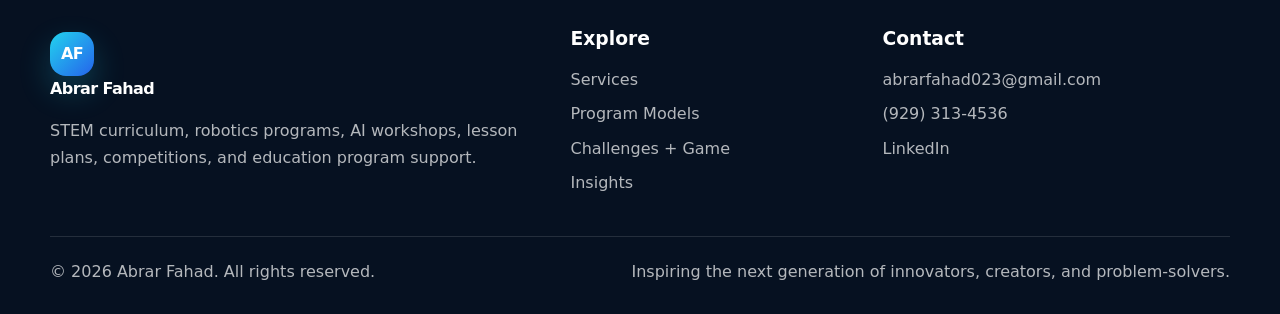
<file: services.html>
<!DOCTYPE html>
<html lang="en">
<head>
  
<meta charset="UTF-8" />
<meta name="viewport" content="width=device-width, initial-scale=1.0" />
<meta name="description" content="Professional STEM, coding, AI, robotics, curriculum development, and education program services by Abrar Fahad." />
<link rel="stylesheet" href="styles.css" />
<script defer src="main.js"></script>

  
  <title>Services | Abrar Fahad</title>
</head>
<body>

<header class="inner">
  
<nav class="nav">
  <a class="brand" href="index.html"><span>AF</span><strong>Abrar Fahad</strong></a>
  <button class="menu" id="menuBtn" aria-label="Open menu"><i></i><i></i><i></i></button>
  <div class="links" id="navLinks">
    <a href="index.html">Home</a>
    <a href="services.html">Services</a>
    <a href="programs.html">Programs</a>
    <a href="resources.html">Insights</a>
    <a href="challenges.html">Challenges</a>
    <a class="pill" href="contact.html">Contact</a>
    <button id="themeBtn" class="theme" type="button">Dark</button>
  </div>
</nav>

  <section class="page-title reveal">
    <p class="eyebrow">Services</p>
    <h1>Practical STEM services for programs that need more than a flashy flyer.</h1>
    <p>Curriculum, lesson plans, robotics implementation, instructor support, competitions, and hands-on technology programming.</p>
  </section>
</header>

<main>
  <section class="section card-grid two">
    <article class="detail reveal" id="curriculum">
      <span class="num">01</span><h2>Curriculum Development</h2>
      <p>Structured curriculum for coding, Robotics, AI, Web Development, App Development, Game Development, Data Science, and project-based STEM learning.</p>
      <h3>Deliverables can include:</h3>
      <ul class="check"><li>Scope and sequence documents</li><li>Weekly lesson plans and pacing guides</li><li>Student project briefs and teacher guides</li><li>Assessments, rubrics, and progress tracking tools</li><li>Beginner-to-advanced coding pathways</li></ul>
    </article>
    <article class="detail reveal" id="intro">
      <span class="num">02</span><h2>Program Introduction & Launch</h2>
      <p>Support for schools and organizations introducing new STEM programs with clear structure, resources, expectations, and student outcomes.</p>
      <h3>Best for:</h3>
      <ul class="check"><li>New after-school STEM programs</li><li>School coding clubs</li><li>Summer or holiday camps</li><li>Technology enrichment tracks</li><li>Parent-facing program information sessions</li></ul>
    </article>
    <article class="detail reveal" id="robotics">
      <span class="num">03</span><h2>Robotics in Your School</h2>
      <p>Robotics programs that connect engineering, coding, problem-solving, teamwork, sensors, motors, and hands-on building.</p>
      <h3>Program elements:</h3>
      <ul class="check"><li>LEGO SPIKE, EV3, VEX, Robotis STEM, and drone coding concepts</li><li>Build challenges and engineering design cycles</li><li>Robot maze, rescue, race, and obstacle challenges</li><li>Classroom management and equipment planning</li><li>Student showcase or competition format</li></ul>
    </article>
    <article class="detail reveal" id="training">
      <span class="num">04</span><h2>Instructor Training & Program Quality</h2>
      <p>Training support for instructors who need to teach technical subjects clearly, manage student progress, and deliver consistent lesson quality.</p>
      <h3>Training areas:</h3>
      <ul class="check"><li>Lesson delivery and classroom flow</li><li>Student engagement strategies</li><li>Project troubleshooting and debugging support</li><li>Parent communication and progress updates</li><li>Assessment and reflection routines</li></ul>
    </article>
    <article class="detail reveal" id="competitions">
      <span class="num">05</span><h2>Competitions, Hack Nights & Showcases</h2>
      <p>Event design for students to build, present, compete, collaborate, and develop confidence through meaningful STEM experiences.</p>
      <h3>Examples:</h3>
      <ul class="check"><li>Robotics challenge day</li><li>Beginner coding competition</li><li>AI idea pitch showcase</li><li>Game development demo night</li><li>Math + logic challenge tournament</li></ul>
    </article>
    <article class="detail reveal" id="lesson-plans">
      <span class="num">06</span><h2>Lesson Plans & Resource Packs</h2>
      <p>Ready-to-use resources for technical instructors, schools, and programs that need structured lessons without rebuilding everything from scratch.</p>
      <h3>Can include:</h3>
      <ul class="check"><li>Slide outlines and teaching notes</li><li>Starter code and challenge tasks</li><li>Exit tickets and short quizzes</li><li>Project extension ideas</li><li>Parent-friendly program summaries</li></ul>
    </article>
  </section>

  <section class="section">
    <div class="section-head center reveal"><p class="label">Process</p><h2>How a project usually works</h2></div>
    <div class="timeline">
      <div class="step reveal"><span>1</span><h3>Discovery</h3><p>Clarify audience, goals, timeline, budget, tools, and program needs.</p></div>
      <div class="step reveal"><span>2</span><h3>Design</h3><p>Create curriculum structure, outcomes, project sequence, and delivery model.</p></div>
      <div class="step reveal"><span>3</span><h3>Build</h3><p>Develop lessons, activities, rubrics, teacher guides, and project materials.</p></div>
      <div class="step reveal"><span>4</span><h3>Launch</h3><p>Support implementation, instructor readiness, student engagement, and quality.</p></div>
    </div>
  </section>
</main>

<footer class="footer">
  <div class="footer-grid">
    <div>
      <a class="footer-brand" href="index.html"><span>AF</span><strong>Abrar Fahad</strong></a>
      <p>STEM curriculum, robotics programs, AI workshops, lesson plans, competitions, and education program support.</p>
    </div>
    <div>
      <h3>Explore</h3>
      <a href="services.html">Services</a>
      <a href="programs.html">Program Models</a>
      <a href="challenges.html">Challenges + Game</a>
      <a href="resources.html">Insights</a>
    </div>
    <div>
      <h3>Contact</h3>
      <a href="mailto:abrarfahad023@gmail.com">abrarfahad023@gmail.com</a>
      <a href="tel:+19293134536">(929) 313-4536</a>
      <a href="https://linkedin.com/in/abrar-fahad029/" target="_blank" rel="noreferrer">LinkedIn</a>
    </div>
  </div>
  <div class="footer-bottom">
    <p>© <span id="year"></span> Abrar Fahad. All rights reserved.</p>
    <p>Inspiring the next generation of innovators, creators, and problem-solvers.</p>
  </div>
</footer>


</body>
</html>
</file>
<file: styles.css>
:root {
  --bg: #f6f8fc;
  --surface: #ffffff;
  --surface-2: #eef4ff;
  --text: #111827;
  --muted: #5f6b7a;
  --line: rgba(17, 24, 39, 0.12);
  --navy: #061121;
  --navy-2: #0b1d35;
  --blue: #2563eb;
  --cyan: #22d3ee;
  --teal: #14b8a6;
  --green: #16a34a;
  --red: #ef4444;
  --white: #ffffff;
  --shadow: 0 28px 80px rgba(12, 26, 48, 0.14);
  --radius-xl: 36px;
  --radius-lg: 26px;
  --radius-md: 18px;
}

body.dark {
  --bg: #07101f;
  --surface: #0e1b2e;
  --surface-2: #101f36;
  --text: #f5f7fb;
  --muted: #a9b6c8;
  --line: rgba(255, 255, 255, 0.12);
  --shadow: 0 28px 80px rgba(0, 0, 0, 0.32);
}

* {
  box-sizing: border-box;
  margin: 0;
  padding: 0;
}

html {
  scroll-behavior: smooth;
}

body {
  font-family: Inter, ui-sans-serif, system-ui, -apple-system, BlinkMacSystemFont, "Segoe UI", sans-serif;
  background:
    radial-gradient(circle at top left, rgba(34, 211, 238, 0.10), transparent 34%),
    radial-gradient(circle at top right, rgba(37, 99, 235, 0.12), transparent 32%),
    var(--bg);
  color: var(--text);
  line-height: 1.65;
}

a {
  color: inherit;
  text-decoration: none;
}

button,
input,
textarea,
select {
  font: inherit;
}

button {
  cursor: pointer;
}

/* Header and navigation */

.hero-shell,
.inner {
  position: relative;
  color: var(--white);
  background:
    radial-gradient(circle at 82% 20%, rgba(34, 211, 238, 0.24), transparent 34%),
    radial-gradient(circle at 20% 10%, rgba(37, 99, 235, 0.30), transparent 36%),
    linear-gradient(135deg, #061121, #0a1f3a 62%, #052032);
}

.hero-shell::before,
.inner::before {
  content: "";
  position: absolute;
  inset: 0;
  background-image:
    linear-gradient(rgba(255, 255, 255, 0.045) 1px, transparent 1px),
    linear-gradient(90deg, rgba(255, 255, 255, 0.045) 1px, transparent 1px);
  background-size: 68px 68px;
  mask-image: linear-gradient(to bottom, black, transparent 78%);
  pointer-events: none;
}

.nav {
  position: relative;
  z-index: 20;
  width: min(1180px, calc(100% - 44px));
  min-height: 82px;
  margin: 0 auto;
  display: flex;
  align-items: center;
  justify-content: space-between;
  gap: 22px;
}

.brand,
.footer-brand {
  display: inline-flex;
  align-items: center;
  gap: 12px;
  font-weight: 900;
  letter-spacing: -0.035em;
}

.brand span,
.footer-brand span {
  width: 44px;
  height: 44px;
  display: grid;
  place-items: center;
  border-radius: 16px;
  color: white;
  background: linear-gradient(135deg, var(--cyan), var(--blue));
  box-shadow: 0 14px 32px rgba(34, 211, 238, 0.24);
}

.brand strong {
  color: white;
}

.links {
  display: flex;
  align-items: center;
  gap: 20px;
  color: rgba(255, 255, 255, 0.76);
  font-weight: 750;
}

.links a:hover {
  color: white;
}

.pill,
.theme {
  border: 1px solid rgba(255, 255, 255, 0.16);
  background: rgba(255, 255, 255, 0.10);
  color: white;
  border-radius: 999px;
  padding: 10px 15px;
}

.theme {
  font-weight: 850;
}

.menu {
  display: none;
  flex-direction: column;
  justify-content: center;
  gap: 5px;
  width: 44px;
  height: 44px;
  border: 1px solid rgba(255, 255, 255, 0.18);
  border-radius: 14px;
  background: rgba(255, 255, 255, 0.10);
}

.menu i {
  width: 18px;
  height: 2px;
  border-radius: 99px;
  margin: 0 auto;
  background: white;
}

/* Hero */

.hero {
  position: relative;
  z-index: 2;
  width: min(1180px, calc(100% - 44px));
  min-height: calc(100vh - 82px);
  margin: 0 auto;
  display: grid;
  grid-template-columns: 1.03fr 0.97fr;
  align-items: center;
  gap: 50px;
  padding: 62px 0 90px;
}

.eyebrow {
  display: inline-flex;
  align-items: center;
  gap: 10px;
  color: #c7f9ff;
  font-weight: 850;
  letter-spacing: 0.10em;
  text-transform: uppercase;
  font-size: 0.78rem;
  margin-bottom: 24px;
}

.eyebrow::before {
  content: "";
  width: 9px;
  height: 9px;
  border-radius: 999px;
  background: var(--cyan);
  box-shadow: 0 0 22px var(--cyan);
}

.hero h1,
.page-title h1 {
  max-width: 950px;
  font-size: clamp(3.1rem, 7vw, 6.9rem);
  line-height: 0.92;
  letter-spacing: -0.085em;
}

.hero-text p:not(.eyebrow),
.page-title p {
  margin-top: 26px;
  max-width: 760px;
  color: rgba(255, 255, 255, 0.76);
  font-size: clamp(1.05rem, 1.9vw, 1.28rem);
}

.actions {
  display: flex;
  flex-wrap: wrap;
  gap: 14px;
  margin-top: 34px;
}

.btn {
  display: inline-flex;
  align-items: center;
  justify-content: center;
  min-height: 50px;
  border-radius: 999px;
  padding: 0 20px;
  border: 1px solid var(--line);
  font-weight: 900;
  transition: transform 0.2s ease, box-shadow 0.2s ease;
}

.btn:hover {
  transform: translateY(-2px);
}

.btn.primary {
  color: white;
  border: none;
  background: linear-gradient(135deg, var(--cyan), var(--blue));
  box-shadow: 0 18px 38px rgba(34, 211, 238, 0.24);
}

.btn.secondary {
  color: var(--text);
  background: var(--surface);
}

.hero-shell .btn.secondary,
.inner .btn.secondary {
  color: white;
  background: rgba(255, 255, 255, 0.10);
  border-color: rgba(255, 255, 255, 0.16);
}

.badges {
  display: flex;
  flex-wrap: wrap;
  gap: 10px;
  margin-top: 28px;
}

.badges span {
  display: inline-flex;
  align-items: center;
  border-radius: 999px;
  padding: 8px 12px;
  color: rgba(255, 255, 255, 0.82);
  background: rgba(255, 255, 255, 0.08);
  border: 1px solid rgba(255, 255, 255, 0.15);
  font-weight: 800;
  font-size: 0.92rem;
}

.hero-card {
  position: relative;
  display: flex;
  flex-direction: column;
  justify-content: center;
  gap: 24px;
  min-height: 520px;
  padding: 32px;
  border-radius: 38px;
  overflow: hidden;
  background:
    radial-gradient(circle at top right, rgba(34, 211, 238, 0.28), transparent 35%),
    linear-gradient(145deg, rgba(255, 255, 255, 0.14), rgba(255, 255, 255, 0.05));
  border: 1px solid rgba(255, 255, 255, 0.16);
  box-shadow: 0 28px 90px rgba(0, 0, 0, 0.30);
  backdrop-filter: blur(18px);
}

.hero-card::after {
  content: "";
  position: absolute;
  width: 420px;
  height: 420px;
  right: -170px;
  bottom: -170px;
  border-radius: 50%;
  border: 1px solid rgba(34, 211, 238, 0.22);
  pointer-events: none;
}

.code-window {
  position: relative;
  z-index: 2;
  width: 100%;
  padding: 22px;
  border-radius: 24px;
  background: rgba(6, 17, 33, 0.92);
  border: 1px solid rgba(255, 255, 255, 0.14);
  box-shadow: 0 22px 50px rgba(0, 0, 0, 0.24);
}

.dots {
  display: flex;
  gap: 8px;
  margin-bottom: 18px;
}

.dots b {
  width: 10px;
  height: 10px;
  border-radius: 50%;
  background: rgba(255, 255, 255, 0.36);
}

pre {
  overflow-x: auto;
  white-space: pre-wrap;
}

code {
  font-family: Consolas, "SFMono-Regular", "Courier New", monospace;
}

.code-window code {
  display: block;
  color: #d9fbff;
  font-size: 0.98rem;
  line-height: 1.7;
}

.hero-tags {
  position: relative;
  z-index: 2;
  display: flex;
  flex-wrap: wrap;
  gap: 12px;
}

.hero-tags span,
.tag {
  display: inline-flex;
  align-items: center;
  justify-content: center;
  white-space: nowrap;
  padding: 10px 14px;
  border-radius: 999px;
  font-size: 0.92rem;
  font-weight: 850;
}

.hero-tags span {
  color: white;
  background: rgba(255, 255, 255, 0.12);
  border: 1px solid rgba(255, 255, 255, 0.16);
  backdrop-filter: blur(12px);
}

.tag {
  color: var(--blue);
  background: rgba(37, 99, 235, 0.10);
  border: 1px solid rgba(37, 99, 235, 0.12);
}

/* Layout */

.metrics,
.section,
.quote,
.page-title,
.footer-grid,
.footer-bottom {
  width: min(1180px, calc(100% - 44px));
  margin-left: auto;
  margin-right: auto;
}

.metrics {
  position: relative;
  z-index: 5;
  display: grid;
  grid-template-columns: repeat(3, 1fr);
  gap: 18px;
  margin-top: -44px;
  padding-bottom: 68px;
}

.metric {
  padding: 28px;
  border-radius: var(--radius-lg);
  background: var(--surface);
  border: 1px solid var(--line);
  box-shadow: var(--shadow);
}

.metric strong {
  display: block;
  margin-bottom: 12px;
  color: var(--blue);
  font-size: clamp(2.5rem, 5vw, 4rem);
  line-height: 1;
  letter-spacing: -0.06em;
}

.metric span {
  color: var(--muted);
}

.section {
  padding: 92px 0;
}

.split {
  display: grid;
  grid-template-columns: 0.92fr 1.08fr;
  gap: 44px;
  align-items: start;
}

.label {
  margin-bottom: 14px;
  color: var(--blue);
  font-weight: 900;
  text-transform: uppercase;
  letter-spacing: 0.14em;
  font-size: 0.78rem;
}

.section-head h2,
.panel h2,
.quote-wall h2,
.game h2,
.contact-grid h2 {
  font-size: clamp(2.1rem, 4.2vw, 4.1rem);
  line-height: 1;
  letter-spacing: -0.075em;
}

.section-head.center {
  max-width: 840px;
  margin: 0 auto 42px;
  text-align: center;
}

.copy {
  color: var(--muted);
  font-size: 1.08rem;
}

.copy p + p {
  margin-top: 18px;
}

.card-grid {
  display: grid;
  gap: 20px;
}

.four {
  grid-template-columns: repeat(4, 1fr);
}

.three {
  grid-template-columns: repeat(3, 1fr);
}

.two {
  grid-template-columns: repeat(2, 1fr);
}

.card,
.panel,
.detail,
.program,
.insight,
.step,
.quiz,
.contact-form,
.contact-links,
.faq-grid details {
  background: var(--surface);
  border: 1px solid var(--line);
  border-radius: var(--radius-lg);
  box-shadow: 0 18px 50px rgba(12, 26, 48, 0.08);
}

.card {
  min-height: 292px;
  padding: 26px;
  transition: transform 0.22s ease, box-shadow 0.22s ease;
}

.card:hover {
  transform: translateY(-7px);
  box-shadow: var(--shadow);
}

.num {
  display: inline-grid;
  place-items: center;
  width: 48px;
  height: 48px;
  margin-bottom: 20px;
  border-radius: 16px;
  color: var(--blue);
  font-weight: 950;
  background: linear-gradient(135deg, rgba(34, 211, 238, 0.16), rgba(37, 99, 235, 0.16));
}

.card h3,
.detail h2,
.program h2,
.insight h2,
.insight h3 {
  margin-bottom: 12px;
  line-height: 1.08;
  letter-spacing: -0.04em;
}

.card h3 {
  font-size: 1.32rem;
}

.card p,
.panel p,
.detail p,
.program p,
.insight p,
.step p,
.quiz p,
.contact-grid p,
.faq-grid p {
  color: var(--muted);
}

.card a {
  display: inline-flex;
  margin-top: 18px;
  color: var(--blue);
  font-weight: 900;
}

/* Homepage quote and preview */

.quote {
  display: flex;
  justify-content: space-between;
  align-items: center;
  gap: 28px;
  margin-top: 46px;
  margin-bottom: 46px;
  padding: clamp(34px, 5vw, 62px);
  border-radius: var(--radius-xl);
  color: white;
  background:
    radial-gradient(circle at 88% 20%, rgba(34, 211, 238, 0.24), transparent 36%),
    linear-gradient(135deg, var(--navy), var(--navy-2));
  box-shadow: var(--shadow);
}

.quote .label {
  color: #9ff4ff;
}

.quote blockquote {
  max-width: 800px;
  font-size: clamp(2rem, 4vw, 4rem);
  line-height: 1.02;
  letter-spacing: -0.07em;
  font-weight: 950;
}

.panel {
  padding: 34px;
}

.mini-challenge {
  margin-top: 24px;
  padding: 18px;
  border-radius: var(--radius-md);
  background: var(--surface-2);
  border: 1px solid var(--line);
}

.mini-challenge pre,
.challenge-card pre {
  margin: 14px 0;
  padding: 16px;
  border-radius: 16px;
  background: var(--navy);
  color: #d9fbff;
}

.hidden-answer {
  display: none;
  margin-top: 14px;
}

.hidden-answer.show-answer {
  display: block;
}

.check {
  list-style: none;
  display: grid;
  gap: 12px;
  margin-top: 18px;
}

.check li {
  position: relative;
  padding-left: 30px;
  color: var(--muted);
}

.check li::before {
  content: "✓";
  position: absolute;
  left: 0;
  top: 0;
  color: var(--teal);
  font-weight: 950;
}

/* Inner pages */

.inner {
  min-height: 520px;
}

.page-title {
  position: relative;
  z-index: 2;
  padding: 88px 0 112px;
}

.page-title p {
  max-width: 780px;
}

.detail {
  padding: 34px;
}

.detail h3 {
  margin-top: 24px;
  font-size: 1.05rem;
}

.timeline {
  display: grid;
  grid-template-columns: repeat(4, 1fr);
  gap: 18px;
  margin-top: 44px;
}

.step {
  padding: 24px;
}

.step span {
  display: inline-grid;
  place-items: center;
  width: 38px;
  height: 38px;
  margin-bottom: 16px;
  border-radius: 14px;
  color: white;
  background: var(--blue);
  font-weight: 950;
}

.program {
  min-height: 390px;
  padding: 30px;
}

.program dl {
  display: grid;
  gap: 12px;
  margin-top: 24px;
}

.program dl div {
  display: grid;
  grid-template-columns: 92px 1fr;
  gap: 14px;
  padding-top: 12px;
  border-top: 1px solid var(--line);
}

.program dt {
  color: var(--muted);
  font-weight: 850;
}

.program dd {
  font-weight: 850;
}

.table-wrap {
  margin-top: 40px;
  overflow-x: auto;
  border-radius: var(--radius-lg);
  border: 1px solid var(--line);
  background: var(--surface);
  box-shadow: var(--shadow);
}

table {
  width: 100%;
  border-collapse: collapse;
}

th,
td {
  padding: 18px;
  text-align: left;
  border-bottom: 1px solid var(--line);
}

th {
  color: var(--blue);
  background: var(--surface-2);
}

.insight {
  padding: 28px;
}

.insight.large {
  grid-column: span 2;
  min-height: 360px;
  display: flex;
  flex-direction: column;
  justify-content: center;
  background:
    radial-gradient(circle at 88% 20%, rgba(34, 211, 238, 0.20), transparent 38%),
    var(--surface);
}

.insight.large h2 {
  font-size: clamp(2.4rem, 5vw, 5rem);
}

.quote-wall {
  padding: clamp(30px, 5vw, 56px);
  border-radius: var(--radius-xl);
  background: var(--surface);
  border: 1px solid var(--line);
  box-shadow: var(--shadow);
}

.quote-list {
  display: grid;
  grid-template-columns: repeat(2, 1fr);
  gap: 18px;
  margin-top: 28px;
}

.quote-list blockquote {
  padding: 20px;
  border-left: 4px solid var(--blue);
  border-radius: 0 var(--radius-md) var(--radius-md) 0;
  background: var(--surface-2);
  font-weight: 850;
}

/* Challenges page */

.filters {
  display: flex;
  flex-wrap: wrap;
  justify-content: center;
  gap: 10px;
  margin-bottom: 30px;
}

.filter {
  padding: 10px 15px;
  border-radius: 999px;
  border: 1px solid var(--line);
  color: var(--muted);
  background: var(--surface);
  font-weight: 900;
}

.filter.active {
  color: white;
  border-color: transparent;
  background: linear-gradient(135deg, var(--cyan), var(--blue));
}

.challenge-grid {
  display: grid;
  grid-template-columns: repeat(3, 1fr);
  gap: 18px;
}

.challenge-card {
  min-height: auto;
}

.challenge-card .tag {
  margin-bottom: 14px;
}

.challenge-card h3 {
  margin: 12px 0 8px;
  font-size: 1.28rem;
}

.challenge-card .answer-btn {
  margin-top: 16px;
}

.challenge-answer {
  margin-top: 16px;
  padding-top: 14px;
  border-top: 1px solid var(--line);
  color: var(--text);
  font-weight: 750;
}

.challenge-answer[hidden] {
  display: none !important;
}

.game,
.quiz {
  border-radius: var(--radius-xl);
  background: var(--surface);
  border: 1px solid var(--line);
  box-shadow: var(--shadow);
}

.game {
  display: grid;
  grid-template-columns: 0.78fr 1.22fr;
  gap: 36px;
  padding: clamp(30px, 5vw, 58px);
}

.game-box {
  padding: 24px;
  border-radius: var(--radius-lg);
  background: var(--surface-2);
  border: 1px solid var(--line);
}

.word {
  display: flex;
  flex-wrap: wrap;
  gap: 8px;
  margin: 18px 0;
  font-size: clamp(1.8rem, 4vw, 3.2rem);
  font-weight: 950;
  letter-spacing: 0.08em;
}

.letters {
  display: grid;
  grid-template-columns: repeat(9, 1fr);
  gap: 8px;
  margin: 20px 0;
}

.letters button,
.quiz button {
  min-height: 42px;
  border-radius: 12px;
  border: 1px solid var(--line);
  color: var(--text);
  background: var(--surface);
  font-weight: 900;
}

.letters button:disabled {
  cursor: not-allowed;
  opacity: 0.4;
}

.game-message,
.quiz-result {
  margin-top: 12px;
  color: var(--muted);
  font-weight: 750;
}

.quiz {
  max-width: 800px;
  margin: 0 auto;
  padding: 30px;
  display: grid;
  gap: 12px;
}

.quiz h3 {
  margin-bottom: 8px;
  font-size: 1.5rem;
}

.quiz button {
  padding: 15px;
  text-align: left;
}

.quiz button.correct {
  border-color: var(--green);
  background: rgba(22, 163, 74, 0.12);
}

.quiz button.wrong {
  border-color: var(--red);
  background: rgba(239, 68, 68, 0.10);
}

/* Contact page */

.contact-grid {
  display: grid;
  grid-template-columns: 0.9fr 1.1fr;
  gap: 24px;
  align-items: start;
}

.contact-links,
.contact-form {
  padding: 34px;
}

.contact-links a {
  display: grid;
  gap: 3px;
  margin-top: 12px;
  padding: 16px;
  border-radius: var(--radius-md);
  border: 1px solid var(--line);
  background: var(--surface-2);
}

.contact-links span,
.small {
  color: var(--muted);
  font-size: 0.9rem;
}

.contact-form {
  display: grid;
  gap: 16px;
}

.contact-form label {
  display: grid;
  gap: 8px;
  font-weight: 850;
}

.contact-form input,
.contact-form textarea,
.contact-form select {
  width: 100%;
  padding: 14px 15px;
  outline: none;
  border-radius: var(--radius-md);
  border: 1px solid var(--line);
  color: var(--text);
  background: var(--surface-2);
}

.contact-form textarea {
  min-height: 150px;
  resize: vertical;
}

.faq-grid {
  display: grid;
  grid-template-columns: repeat(2, 1fr);
  gap: 20px;
  margin-top: 38px;
}

.faq-grid details {
  padding: 24px;
}

.faq-grid summary {
  font-weight: 950;
  cursor: pointer;
}

.faq-grid p {
  margin-top: 12px;
}

/* Footer */

.footer {
  margin-top: 50px;
  padding: 64px 0 28px;
  color: rgba(255, 255, 255, 0.70);
  background: var(--navy);
}

.footer-grid {
  display: grid;
  grid-template-columns: 1.4fr 0.8fr 1fr;
  gap: 34px;
}

.footer-grid h3 {
  margin-bottom: 12px;
  color: white;
}

.footer-grid a {
  display: block;
  margin-top: 8px;
}

.footer-brand {
  color: white;
  margin-bottom: 16px;
}

.footer-bottom {
  display: flex;
  justify-content: space-between;
  gap: 20px;
  flex-wrap: wrap;
  padding-top: 22px;
  margin-top: 40px;
  border-top: 1px solid rgba(255, 255, 255, 0.12);
}

/* Animations */

.reveal {
  opacity: 0;
  transform: translateY(18px);
  transition: opacity 0.7s ease, transform 0.7s ease;
}

.reveal.visible {
  opacity: 1;
  transform: translateY(0);
}

/* Responsive */

@media (max-width: 1020px) {
  .menu {
    display: flex;
  }

  .links {
    position: absolute;
    top: 82px;
    left: 0;
    right: 0;
    display: none;
    flex-direction: column;
    align-items: stretch;
    gap: 10px;
    padding: 18px;
    border-radius: 24px;
    background: rgba(6, 17, 33, 0.97);
    border: 1px solid rgba(255, 255, 255, 0.16);
    box-shadow: var(--shadow);
  }

  .links.open {
    display: flex;
  }

  .hero,
  .split,
  .game,
  .contact-grid {
    grid-template-columns: 1fr;
  }

  .hero-card {
    min-height: auto;
  }

  .metrics,
  .four,
  .three,
  .two,
  .timeline,
  .challenge-grid,
  .faq-grid,
  .footer-grid {
    grid-template-columns: repeat(2, 1fr);
  }

  .insight.large {
    grid-column: span 1;
  }
}

@media (max-width: 680px) {
  .nav,
  .hero,
  .section,
  .metrics,
  .quote,
  .page-title,
  .footer-grid,
  .footer-bottom {
    width: min(100% - 28px, 1180px);
  }

  .hero {
    min-height: auto;
    padding: 48px 0 80px;
  }

  .hero h1,
  .page-title h1 {
    font-size: clamp(2.8rem, 16vw, 4.4rem);
  }

  .metrics,
  .four,
  .three,
  .two,
  .timeline,
  .challenge-grid,
  .faq-grid,
  .footer-grid,
  .quote-list {
    grid-template-columns: 1fr;
  }

  .quote {
    flex-direction: column;
    align-items: flex-start;
  }

  .hero-tags {
    flex-direction: column;
    align-items: stretch;
  }

  .hero-tags span {
    width: 100%;
  }

  .letters {
    grid-template-columns: repeat(6, 1fr);
  }

  .program dl div {
    grid-template-columns: 1fr;
    gap: 4px;
  }
}
</file>
